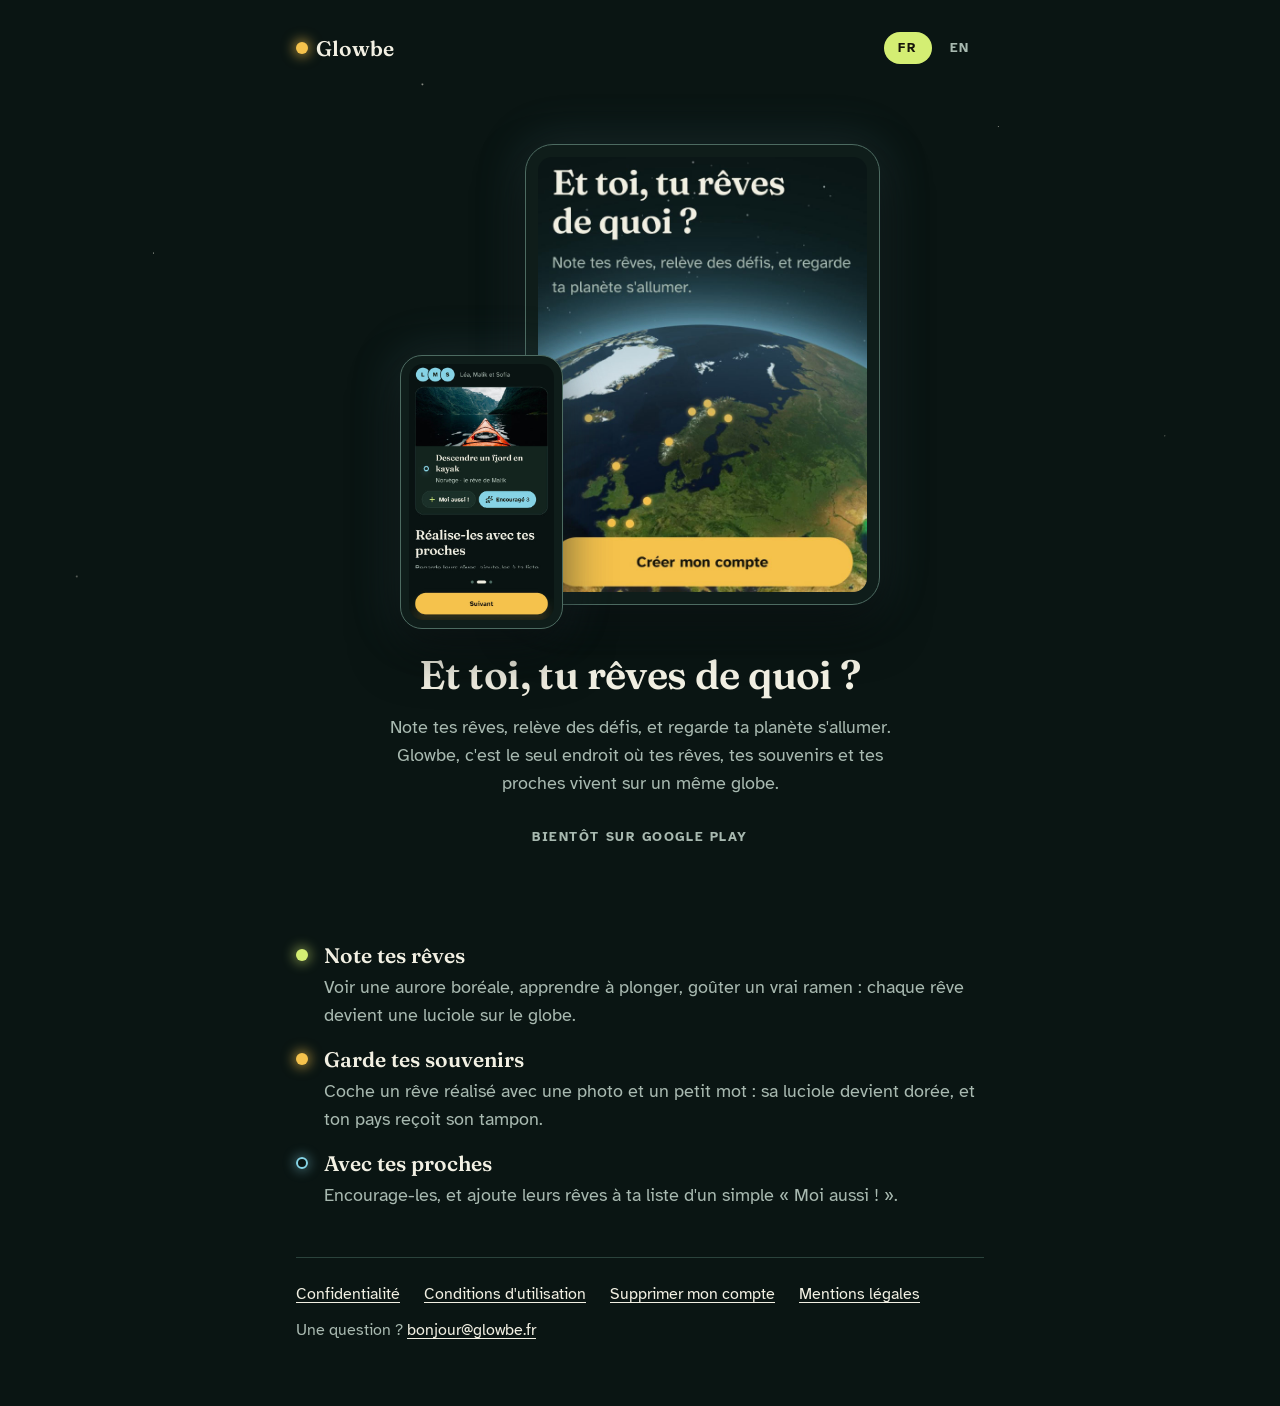
<file: index.html>
<!doctype html>
<html lang="fr">
<head>
  <meta charset="utf-8">
  <meta name="viewport" content="width=device-width, initial-scale=1">
  <title>Glowbe – Bucket list &amp; défis</title>
  <meta name="description" content="Glowbe, l'app de bucket list où tes rêves, tes souvenirs et tes proches vivent sur un même globe.">
  <link rel="icon" href="data:image/svg+xml,%3Csvg xmlns='http://www.w3.org/2000/svg' viewBox='0 0 32 32'%3E%3Crect width='32' height='32' rx='8' fill='%230A1513'/%3E%3Ccircle cx='16' cy='16' r='7' fill='%23F5C24C'/%3E%3C/svg%3E">
  <link rel="alternate" hreflang="fr" href="https://glowbe.fr/">
  <link rel="alternate" hreflang="en" href="https://glowbe.fr/en/">
  <link rel="stylesheet" href="style.css">
</head>
<body>
  <div class="wrap">
    <header class="top">
      <a class="brand" href="./"><span class="firefly" aria-hidden="true"></span>Glowbe</a>
      <nav class="lang" aria-label="Langue"><a href="./" aria-current="true">FR</a><a href="en/" lang="en" hreflang="en">EN</a></nav>
    </header>

    <main class="hero">
      <!-- Une tablette et un téléphone devant, avec de vraies captures de l'app (21/10/2026). -->
      <div class="devices">
        <div class="device tablet">
          <img src="img/accueil.jpg" width="720" height="952" alt="L'écran d'accueil de Glowbe : un globe satellite où brillent des lucioles dorées, sous la question « Et toi, tu rêves de quoi ? »">
        </div>
        <div class="device phone">
          <img src="img/amis.jpg" width="450" height="795" alt="Le rêve d'un proche dans Glowbe : descendre un fjord en kayak, avec les boutons « Moi aussi ! » et « Encouragé »">
        </div>
      </div>
      <h1>Et toi, tu rêves de quoi&nbsp;?</h1>
      <p class="lead">Note tes rêves, relève des défis, et regarde ta planète s'allumer. Glowbe, c'est le seul endroit où tes rêves, tes souvenirs et tes proches vivent sur un même globe.</p>
      <p class="label">Bientôt sur Google Play</p>
    </main>

    <section class="features" aria-label="Ce que fait Glowbe">
      <div class="feature">
        <span class="firefly todo" aria-hidden="true"></span>
        <div><h3>Note tes rêves</h3><p>Voir une aurore boréale, apprendre à plonger, goûter un vrai ramen&nbsp;: chaque rêve devient une luciole sur le globe.</p></div>
      </div>
      <div class="feature">
        <span class="firefly" aria-hidden="true"></span>
        <div><h3>Garde tes souvenirs</h3><p>Coche un rêve réalisé avec une photo et un petit mot&nbsp;: sa luciole devient dorée, et ton pays reçoit son tampon.</p></div>
      </div>
      <div class="feature">
        <span class="firefly friend" aria-hidden="true"></span>
        <div><h3>Avec tes proches</h3><p>Encourage-les, et ajoute leurs rêves à ta liste d'un simple «&nbsp;Moi aussi&nbsp;!&nbsp;».</p></div>
      </div>
    </section>

    <footer class="foot">
      <nav aria-label="Informations">
        <a href="confidentialite/">Confidentialité</a>
        <a href="conditions/">Conditions d'utilisation</a>
        <a href="supprimer-mon-compte/">Supprimer mon compte</a>
        <a href="mentions-legales/">Mentions légales</a>
      </nav>
      <p>Une question&nbsp;? <a href="mailto:bonjour@glowbe.fr">bonjour@glowbe.fr</a></p>
    </footer>
  </div>
</body>
</html>
</file>
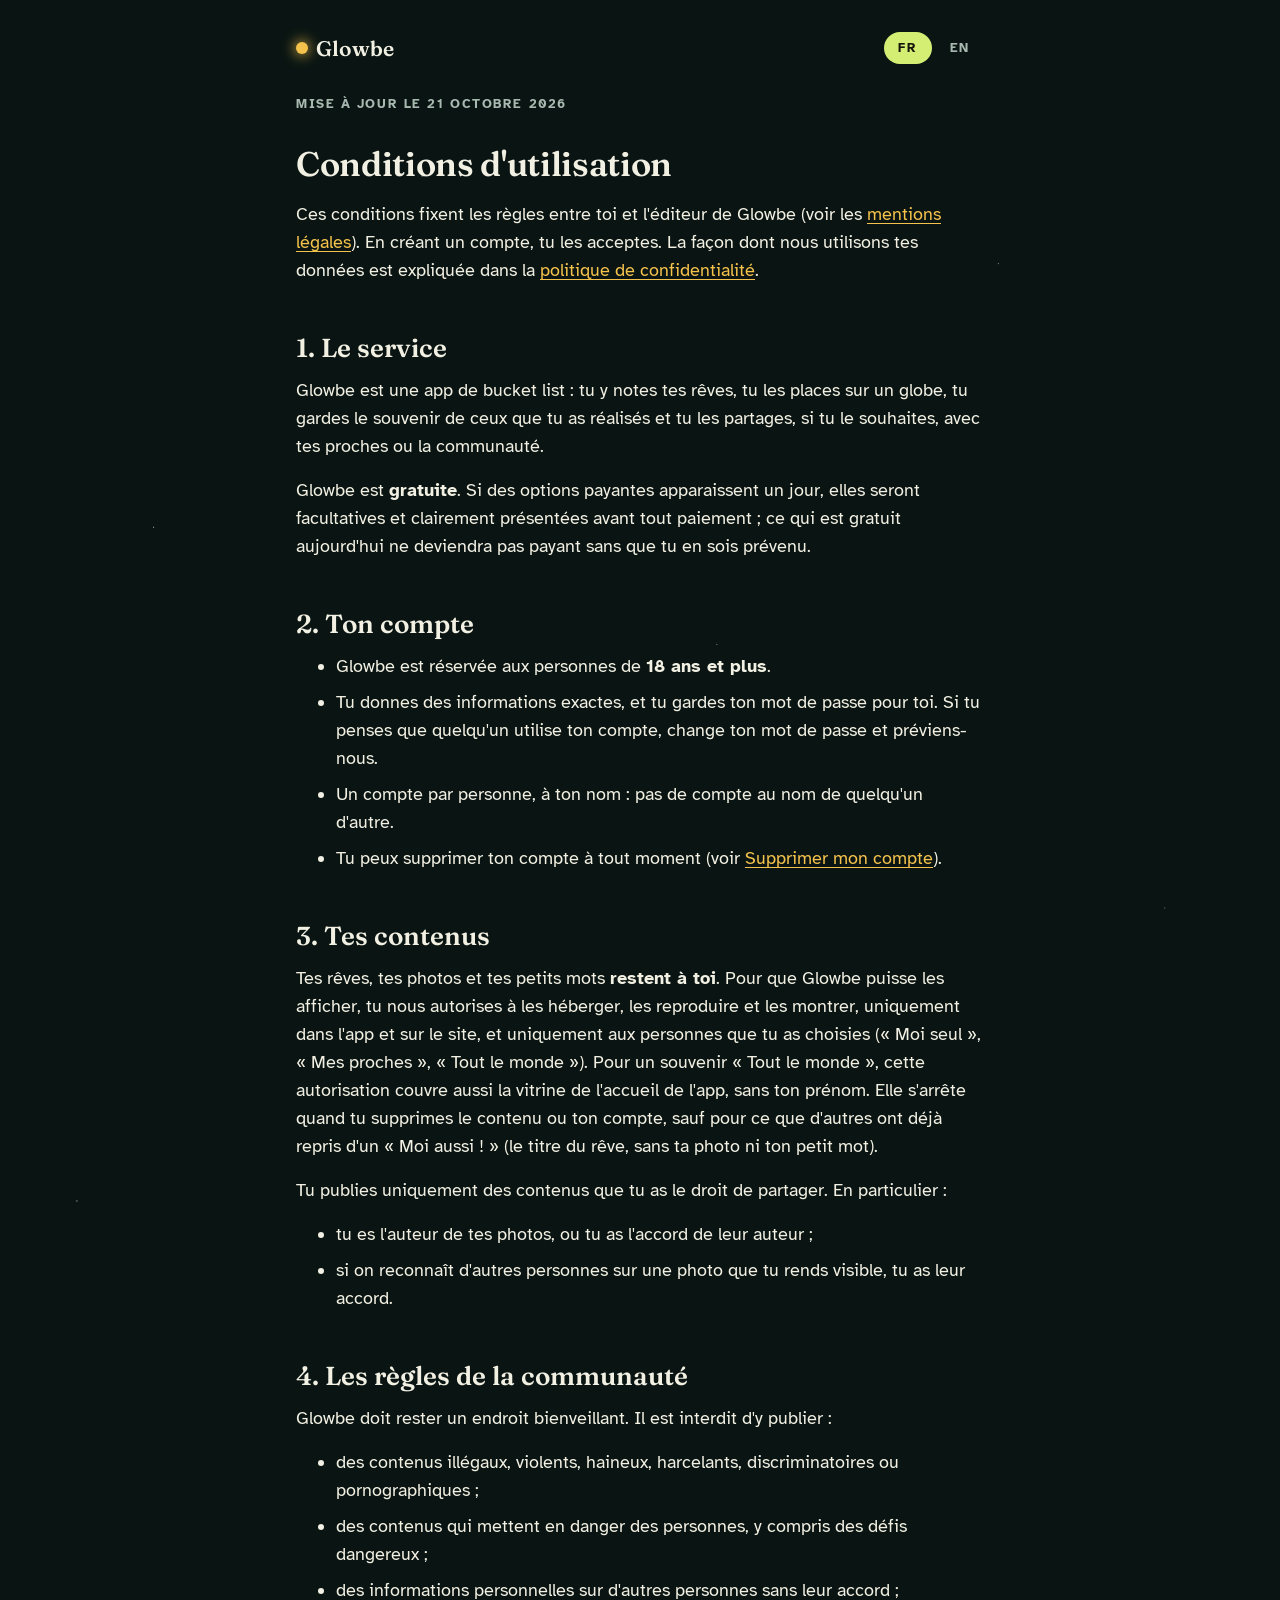
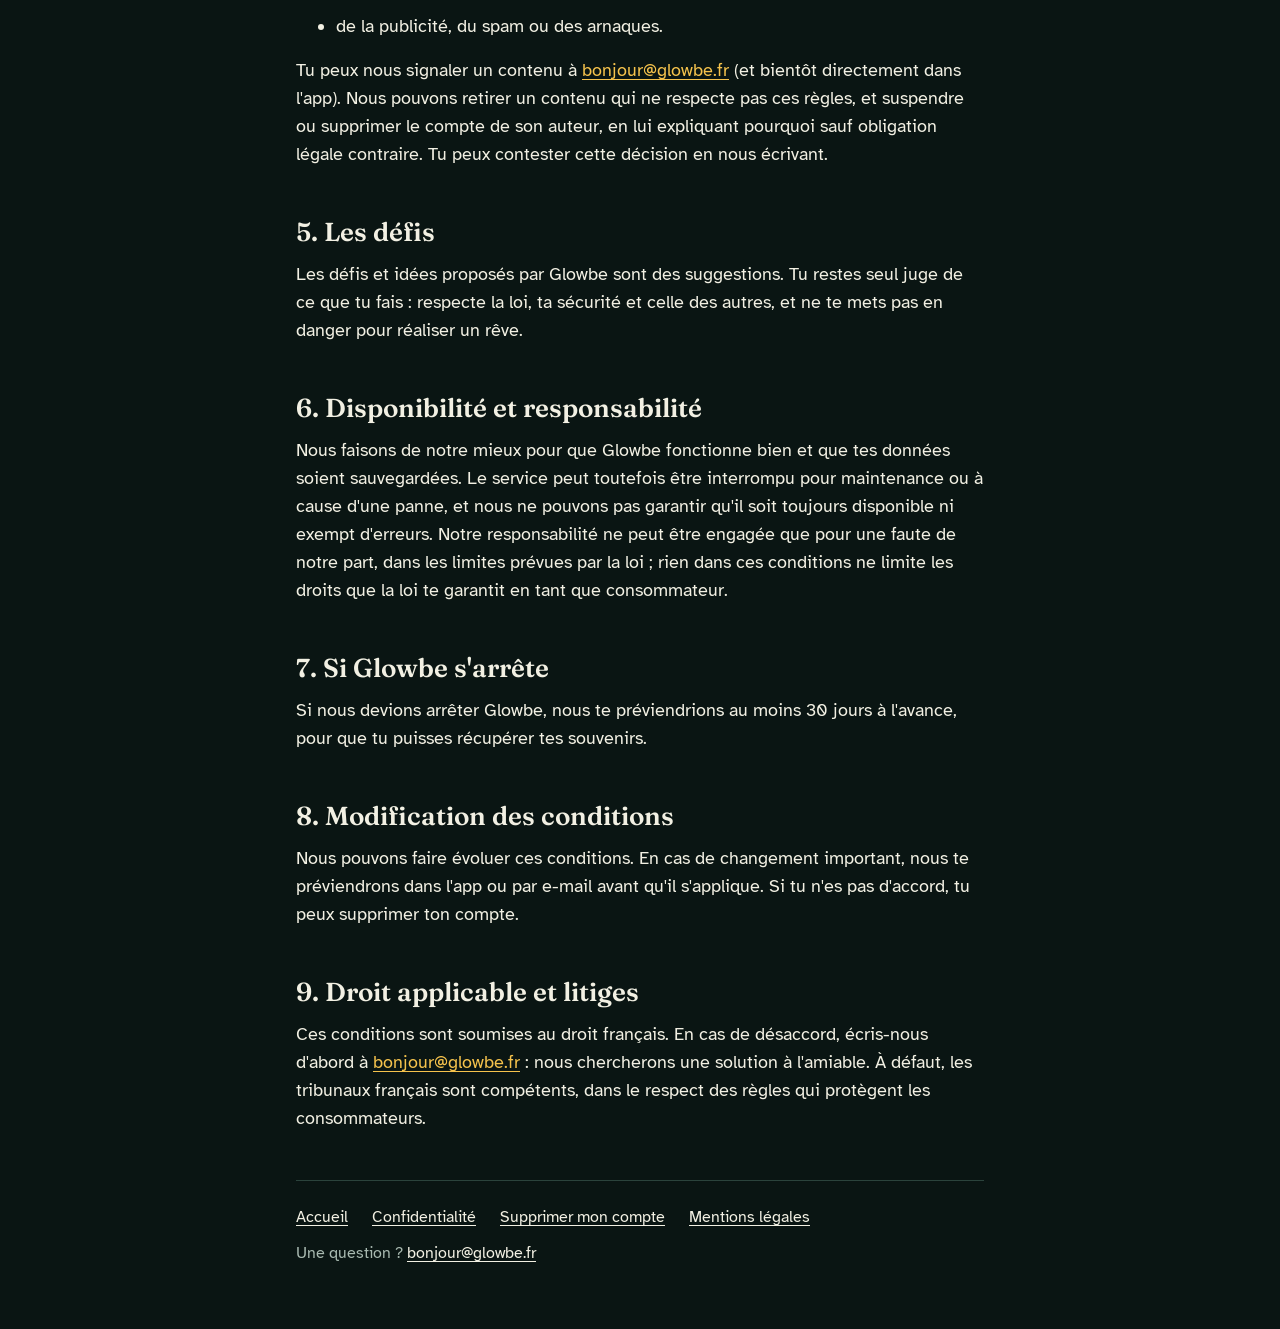
<file: conditions/index.html>
<!doctype html>
<html lang="fr">
<head>
  <meta charset="utf-8">
  <meta name="viewport" content="width=device-width, initial-scale=1">
  <title>Conditions d'utilisation – Glowbe</title>
  <meta name="description" content="Les règles d'utilisation de l'app Glowbe.">
  <link rel="icon" href="data:image/svg+xml,%3Csvg xmlns='http://www.w3.org/2000/svg' viewBox='0 0 32 32'%3E%3Crect width='32' height='32' rx='8' fill='%230A1513'/%3E%3Ccircle cx='16' cy='16' r='7' fill='%23F5C24C'/%3E%3C/svg%3E">
  <link rel="alternate" hreflang="fr" href="https://glowbe.fr/conditions/">
  <link rel="alternate" hreflang="en" href="https://glowbe.fr/en/terms/">
  <link rel="stylesheet" href="../style.css">
</head>
<body>
  <div class="wrap">
    <header class="top">
      <a class="brand" href="../"><span class="firefly" aria-hidden="true"></span>Glowbe</a>
      <nav class="lang" aria-label="Langue"><a href="./" aria-current="true">FR</a><a href="../en/terms/" lang="en" hreflang="en">EN</a></nav>
    </header>

    <main>
      <p class="label">Mise à jour le 21 octobre 2026</p>
      <h1>Conditions d'utilisation</h1>
      <p>Ces conditions fixent les règles entre toi et l'éditeur de Glowbe (voir les <a href="../mentions-legales/">mentions légales</a>). En créant un compte, tu les acceptes. La façon dont nous utilisons tes données est expliquée dans la <a href="../confidentialite/">politique de confidentialité</a>.</p>

      <h2>1. Le service</h2>
      <p>Glowbe est une app de bucket list&nbsp;: tu y notes tes rêves, tu les places sur un globe, tu gardes le souvenir de ceux que tu as réalisés et tu les partages, si tu le souhaites, avec tes proches ou la communauté.</p>
      <p>Glowbe est <strong>gratuite</strong>. Si des options payantes apparaissent un jour, elles seront facultatives et clairement présentées avant tout paiement&nbsp;; ce qui est gratuit aujourd'hui ne deviendra pas payant sans que tu en sois prévenu.</p>

      <h2>2. Ton compte</h2>
      <ul>
        <li>Glowbe est réservée aux personnes de <strong>18 ans et plus</strong>.</li>
        <li>Tu donnes des informations exactes, et tu gardes ton mot de passe pour toi. Si tu penses que quelqu'un utilise ton compte, change ton mot de passe et préviens-nous.</li>
        <li>Un compte par personne, à ton nom&nbsp;: pas de compte au nom de quelqu'un d'autre.</li>
        <li>Tu peux supprimer ton compte à tout moment (voir <a href="../supprimer-mon-compte/">Supprimer mon compte</a>).</li>
      </ul>

      <h2>3. Tes contenus</h2>
      <p>Tes rêves, tes photos et tes petits mots <strong>restent à toi</strong>. Pour que Glowbe puisse les afficher, tu nous autorises à les héberger, les reproduire et les montrer, uniquement dans l'app et sur le site, et uniquement aux personnes que tu as choisies («&nbsp;Moi seul&nbsp;», «&nbsp;Mes proches&nbsp;», «&nbsp;Tout le monde&nbsp;»). Pour un souvenir «&nbsp;Tout le monde&nbsp;», cette autorisation couvre aussi la vitrine de l'accueil de l'app, sans ton prénom. Elle s'arrête quand tu supprimes le contenu ou ton compte, sauf pour ce que d'autres ont déjà repris d'un «&nbsp;Moi aussi&nbsp;!&nbsp;» (le titre du rêve, sans ta photo ni ton petit mot).</p>
      <p>Tu publies uniquement des contenus que tu as le droit de partager. En particulier&nbsp;:</p>
      <ul>
        <li>tu es l'auteur de tes photos, ou tu as l'accord de leur auteur&nbsp;;</li>
        <li>si on reconnaît d'autres personnes sur une photo que tu rends visible, tu as leur accord.</li>
      </ul>

      <h2>4. Les règles de la communauté</h2>
      <p>Glowbe doit rester un endroit bienveillant. Il est interdit d'y publier&nbsp;:</p>
      <ul>
        <li>des contenus illégaux, violents, haineux, harcelants, discriminatoires ou pornographiques&nbsp;;</li>
        <li>des contenus qui mettent en danger des personnes, y compris des défis dangereux&nbsp;;</li>
        <li>des informations personnelles sur d'autres personnes sans leur accord&nbsp;;</li>
        <li>de la publicité, du spam ou des arnaques.</li>
      </ul>
      <p>Tu peux nous signaler un contenu à <a href="mailto:bonjour@glowbe.fr">bonjour@glowbe.fr</a> (et bientôt directement dans l'app). Nous pouvons retirer un contenu qui ne respecte pas ces règles, et suspendre ou supprimer le compte de son auteur, en lui expliquant pourquoi sauf obligation légale contraire. Tu peux contester cette décision en nous écrivant.</p>

      <h2>5. Les défis</h2>
      <p>Les défis et idées proposés par Glowbe sont des suggestions. Tu restes seul juge de ce que tu fais&nbsp;: respecte la loi, ta sécurité et celle des autres, et ne te mets pas en danger pour réaliser un rêve.</p>

      <h2>6. Disponibilité et responsabilité</h2>
      <p>Nous faisons de notre mieux pour que Glowbe fonctionne bien et que tes données soient sauvegardées. Le service peut toutefois être interrompu pour maintenance ou à cause d'une panne, et nous ne pouvons pas garantir qu'il soit toujours disponible ni exempt d'erreurs. Notre responsabilité ne peut être engagée que pour une faute de notre part, dans les limites prévues par la loi&nbsp;; rien dans ces conditions ne limite les droits que la loi te garantit en tant que consommateur.</p>

      <h2>7. Si Glowbe s'arrête</h2>
      <p>Si nous devions arrêter Glowbe, nous te préviendrions au moins 30 jours à l'avance, pour que tu puisses récupérer tes souvenirs.</p>

      <h2>8. Modification des conditions</h2>
      <p>Nous pouvons faire évoluer ces conditions. En cas de changement important, nous te préviendrons dans l'app ou par e-mail avant qu'il s'applique. Si tu n'es pas d'accord, tu peux supprimer ton compte.</p>

      <h2>9. Droit applicable et litiges</h2>
      <p>Ces conditions sont soumises au droit français. En cas de désaccord, écris-nous d'abord à <a href="mailto:bonjour@glowbe.fr">bonjour@glowbe.fr</a>&nbsp;: nous chercherons une solution à l'amiable. À défaut, les tribunaux français sont compétents, dans le respect des règles qui protègent les consommateurs.</p>
    </main>

    <footer class="foot">
      <nav aria-label="Informations">
        <a href="../">Accueil</a>
        <a href="../confidentialite/">Confidentialité</a>
        <a href="../supprimer-mon-compte/">Supprimer mon compte</a>
        <a href="../mentions-legales/">Mentions légales</a>
      </nav>
      <p>Une question&nbsp;? <a href="mailto:bonjour@glowbe.fr">bonjour@glowbe.fr</a></p>
    </footer>
  </div>
</body>
</html>
</file>
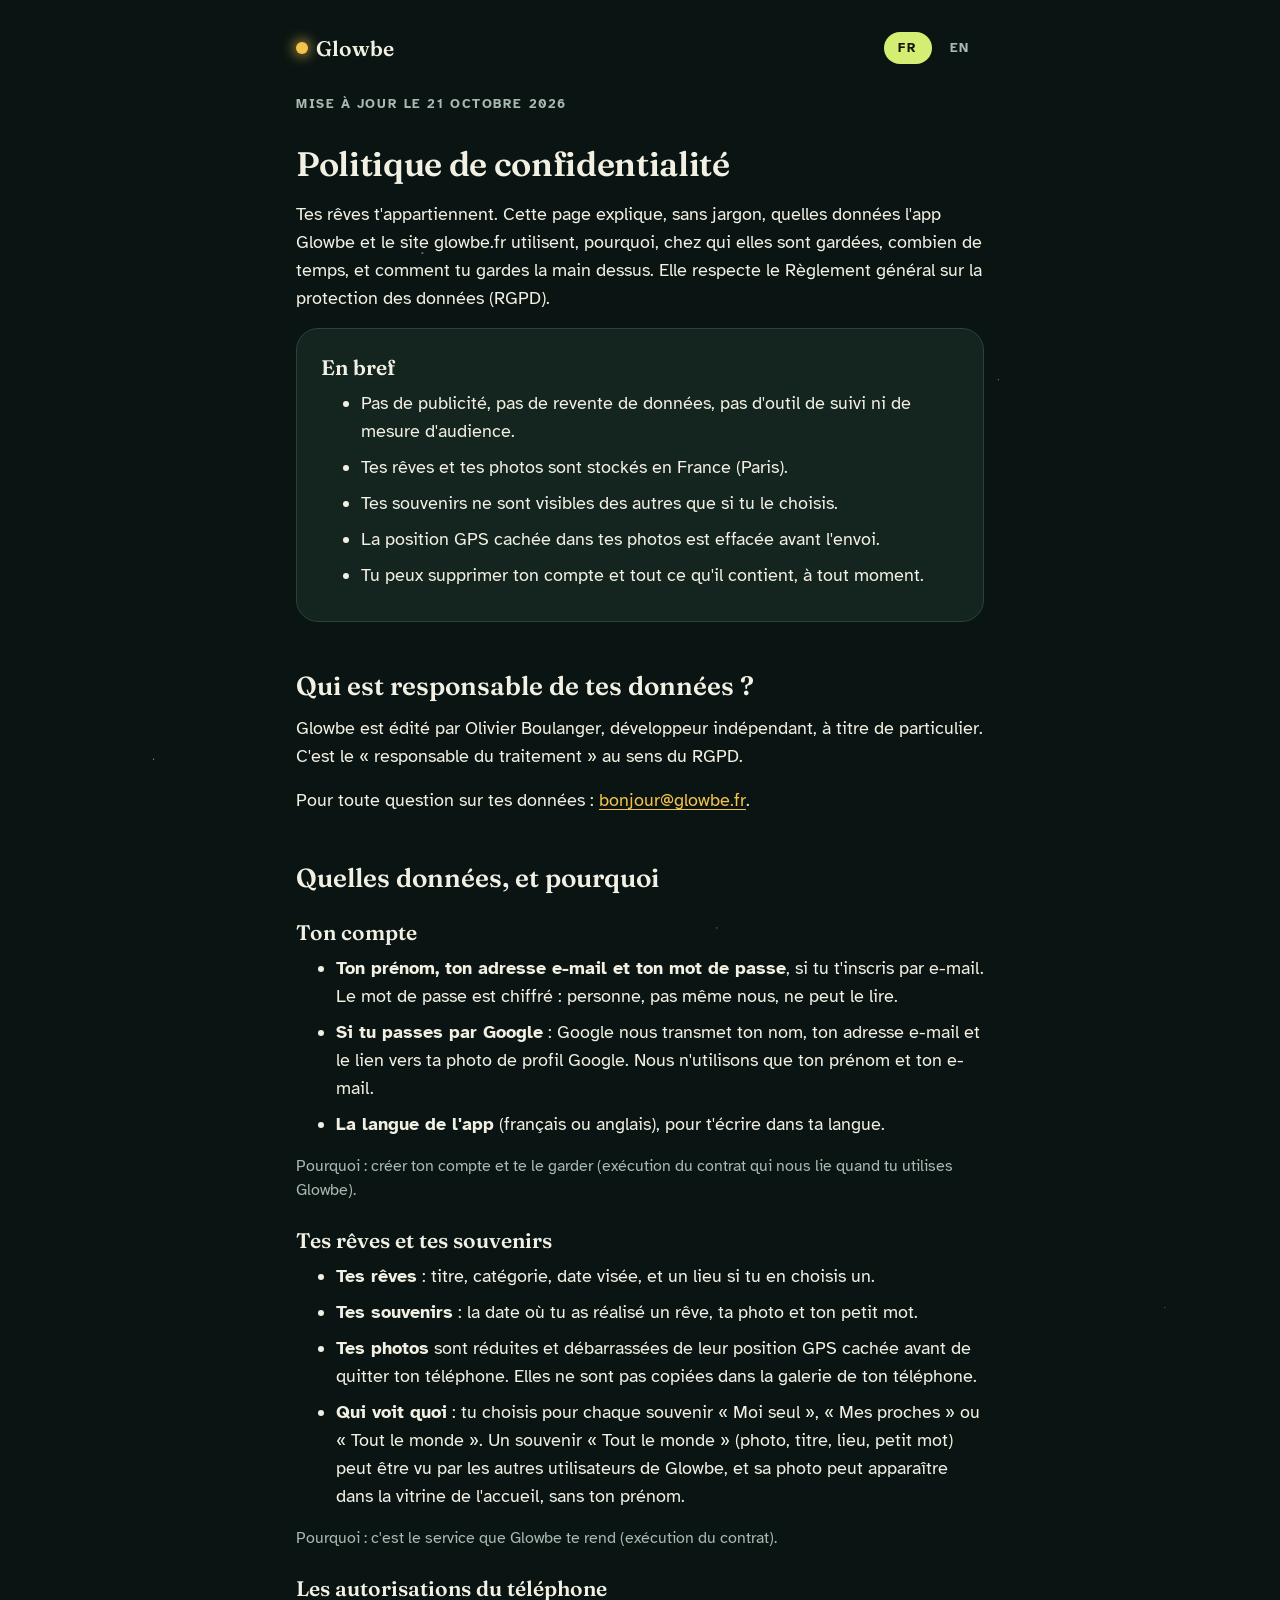
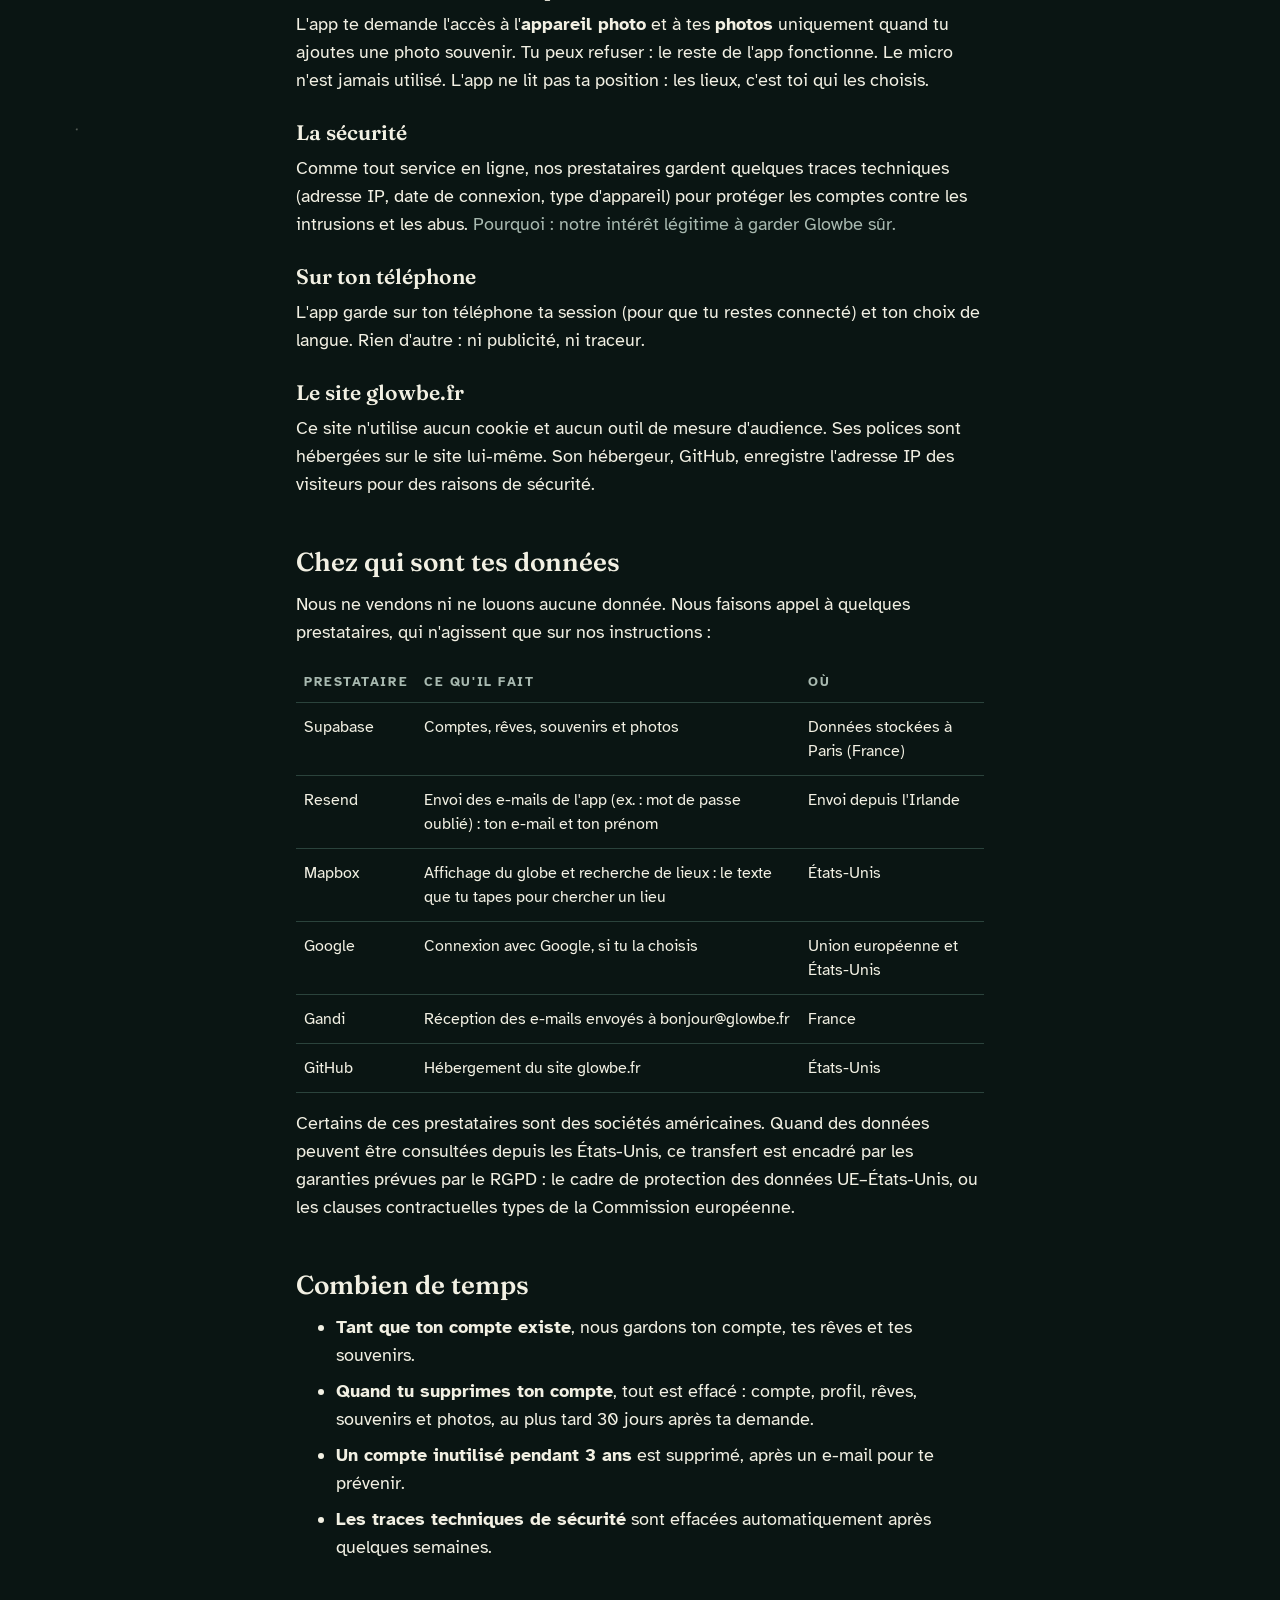
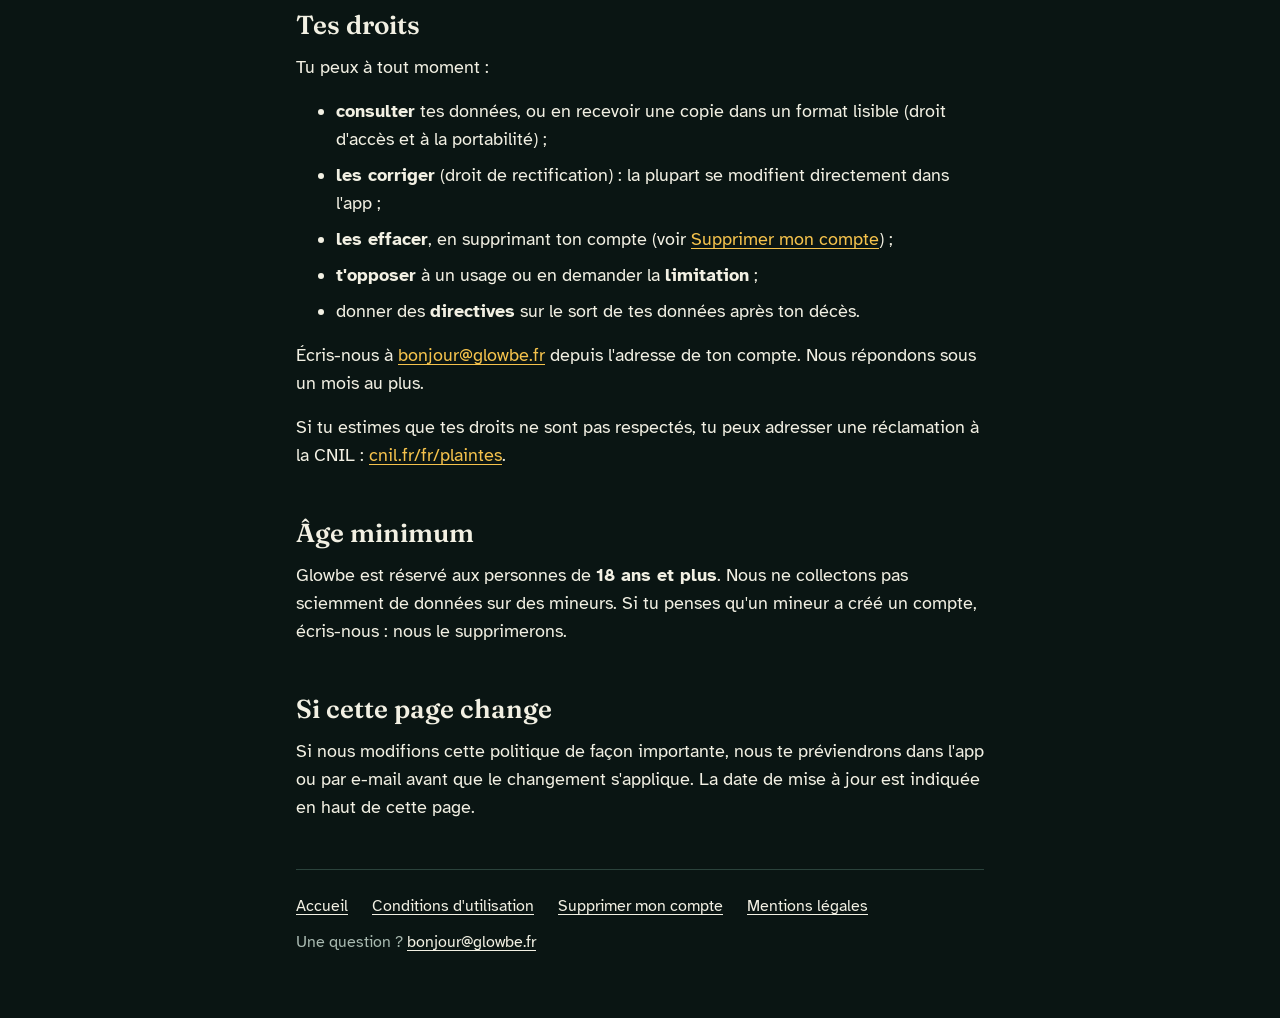
<file: confidentialite/index.html>
<!doctype html>
<html lang="fr">
<head>
  <meta charset="utf-8">
  <meta name="viewport" content="width=device-width, initial-scale=1">
  <title>Politique de confidentialité – Glowbe</title>
  <meta name="description" content="Quelles données Glowbe garde, pourquoi, chez qui, combien de temps, et comment exercer tes droits.">
  <link rel="icon" href="data:image/svg+xml,%3Csvg xmlns='http://www.w3.org/2000/svg' viewBox='0 0 32 32'%3E%3Crect width='32' height='32' rx='8' fill='%230A1513'/%3E%3Ccircle cx='16' cy='16' r='7' fill='%23F5C24C'/%3E%3C/svg%3E">
  <link rel="alternate" hreflang="fr" href="https://glowbe.fr/confidentialite/">
  <link rel="alternate" hreflang="en" href="https://glowbe.fr/en/privacy/">
  <link rel="stylesheet" href="../style.css">
</head>
<body>
  <div class="wrap">
    <header class="top">
      <a class="brand" href="../"><span class="firefly" aria-hidden="true"></span>Glowbe</a>
      <nav class="lang" aria-label="Langue"><a href="./" aria-current="true">FR</a><a href="../en/privacy/" lang="en" hreflang="en">EN</a></nav>
    </header>

    <main>
      <p class="label">Mise à jour le 21 octobre 2026</p>
      <h1>Politique de confidentialité</h1>
      <p>Tes rêves t'appartiennent. Cette page explique, sans jargon, quelles données l'app Glowbe et le site glowbe.fr utilisent, pourquoi, chez qui elles sont gardées, combien de temps, et comment tu gardes la main dessus. Elle respecte le Règlement général sur la protection des données (RGPD).</p>

      <div class="card">
        <h3>En bref</h3>
        <ul>
          <li>Pas de publicité, pas de revente de données, pas d'outil de suivi ni de mesure d'audience.</li>
          <li>Tes rêves et tes photos sont stockés en France (Paris).</li>
          <li>Tes souvenirs ne sont visibles des autres que si tu le choisis.</li>
          <li>La position GPS cachée dans tes photos est effacée avant l'envoi.</li>
          <li>Tu peux supprimer ton compte et tout ce qu'il contient, à tout moment.</li>
        </ul>
      </div>

      <h2>Qui est responsable de tes données&nbsp;?</h2>
      <p>Glowbe est édité par Olivier Boulanger, développeur indépendant, à titre de particulier. C'est le «&nbsp;responsable du traitement&nbsp;» au sens du RGPD.</p>
      <p>Pour toute question sur tes données&nbsp;: <a href="mailto:bonjour@glowbe.fr">bonjour@glowbe.fr</a>.</p>

      <h2>Quelles données, et pourquoi</h2>

      <h3>Ton compte</h3>
      <ul>
        <li><strong>Ton prénom, ton adresse e-mail et ton mot de passe</strong>, si tu t'inscris par e-mail. Le mot de passe est chiffré&nbsp;: personne, pas même nous, ne peut le lire.</li>
        <li><strong>Si tu passes par Google</strong>&nbsp;: Google nous transmet ton nom, ton adresse e-mail et le lien vers ta photo de profil Google. Nous n'utilisons que ton prénom et ton e-mail.</li>
        <li><strong>La langue de l'app</strong> (français ou anglais), pour t'écrire dans ta langue.</li>
      </ul>
      <p class="muted small">Pourquoi&nbsp;: créer ton compte et te le garder (exécution du contrat qui nous lie quand tu utilises Glowbe).</p>

      <h3>Tes rêves et tes souvenirs</h3>
      <ul>
        <li><strong>Tes rêves</strong>&nbsp;: titre, catégorie, date visée, et un lieu si tu en choisis un.</li>
        <li><strong>Tes souvenirs</strong>&nbsp;: la date où tu as réalisé un rêve, ta photo et ton petit mot.</li>
        <li><strong>Tes photos</strong> sont réduites et débarrassées de leur position GPS cachée avant de quitter ton téléphone. Elles ne sont pas copiées dans la galerie de ton téléphone.</li>
        <li><strong>Qui voit quoi</strong>&nbsp;: tu choisis pour chaque souvenir «&nbsp;Moi seul&nbsp;», «&nbsp;Mes proches&nbsp;» ou «&nbsp;Tout le monde&nbsp;». Un souvenir «&nbsp;Tout le monde&nbsp;» (photo, titre, lieu, petit mot) peut être vu par les autres utilisateurs de Glowbe, et sa photo peut apparaître dans la vitrine de l'accueil, sans ton prénom.</li>
      </ul>
      <p class="muted small">Pourquoi&nbsp;: c'est le service que Glowbe te rend (exécution du contrat).</p>

      <h3>Les autorisations du téléphone</h3>
      <p>L'app te demande l'accès à l'<strong>appareil photo</strong> et à tes <strong>photos</strong> uniquement quand tu ajoutes une photo souvenir. Tu peux refuser&nbsp;: le reste de l'app fonctionne. Le micro n'est jamais utilisé. L'app ne lit pas ta position&nbsp;: les lieux, c'est toi qui les choisis.</p>

      <h3>La sécurité</h3>
      <p>Comme tout service en ligne, nos prestataires gardent quelques traces techniques (adresse IP, date de connexion, type d'appareil) pour protéger les comptes contre les intrusions et les abus. <span class="muted">Pourquoi&nbsp;: notre intérêt légitime à garder Glowbe sûr.</span></p>

      <h3>Sur ton téléphone</h3>
      <p>L'app garde sur ton téléphone ta session (pour que tu restes connecté) et ton choix de langue. Rien d'autre&nbsp;: ni publicité, ni traceur.</p>

      <h3>Le site glowbe.fr</h3>
      <p>Ce site n'utilise aucun cookie et aucun outil de mesure d'audience. Ses polices sont hébergées sur le site lui-même. Son hébergeur, GitHub, enregistre l'adresse IP des visiteurs pour des raisons de sécurité.</p>

      <h2>Chez qui sont tes données</h2>
      <p>Nous ne vendons ni ne louons aucune donnée. Nous faisons appel à quelques prestataires, qui n'agissent que sur nos instructions&nbsp;:</p>
      <table class="table">
        <thead><tr><th>Prestataire</th><th>Ce qu'il fait</th><th>Où</th></tr></thead>
        <tbody>
          <tr><td>Supabase</td><td>Comptes, rêves, souvenirs et photos</td><td>Données stockées à Paris (France)</td></tr>
          <tr><td>Resend</td><td>Envoi des e-mails de l'app (ex.&nbsp;: mot de passe oublié)&nbsp;: ton e-mail et ton prénom</td><td>Envoi depuis l'Irlande</td></tr>
          <tr><td>Mapbox</td><td>Affichage du globe et recherche de lieux&nbsp;: le texte que tu tapes pour chercher un lieu</td><td>États-Unis</td></tr>
          <tr><td>Google</td><td>Connexion avec Google, si tu la choisis</td><td>Union européenne et États-Unis</td></tr>
          <tr><td>Gandi</td><td>Réception des e-mails envoyés à bonjour@glowbe.fr</td><td>France</td></tr>
          <tr><td>GitHub</td><td>Hébergement du site glowbe.fr</td><td>États-Unis</td></tr>
        </tbody>
      </table>
      <p>Certains de ces prestataires sont des sociétés américaines. Quand des données peuvent être consultées depuis les États-Unis, ce transfert est encadré par les garanties prévues par le RGPD&nbsp;: le cadre de protection des données UE–États-Unis, ou les clauses contractuelles types de la Commission européenne.</p>

      <h2>Combien de temps</h2>
      <ul>
        <li><strong>Tant que ton compte existe</strong>, nous gardons ton compte, tes rêves et tes souvenirs.</li>
        <li><strong>Quand tu supprimes ton compte</strong>, tout est effacé&nbsp;: compte, profil, rêves, souvenirs et photos, au plus tard 30 jours après ta demande.</li>
        <li><strong>Un compte inutilisé pendant 3 ans</strong> est supprimé, après un e-mail pour te prévenir.</li>
        <li><strong>Les traces techniques de sécurité</strong> sont effacées automatiquement après quelques semaines.</li>
      </ul>

      <h2>Tes droits</h2>
      <p>Tu peux à tout moment&nbsp;:</p>
      <ul>
        <li><strong>consulter</strong> tes données, ou en recevoir une copie dans un format lisible (droit d'accès et à la portabilité)&nbsp;;</li>
        <li><strong>les corriger</strong> (droit de rectification)&nbsp;: la plupart se modifient directement dans l'app&nbsp;;</li>
        <li><strong>les effacer</strong>, en supprimant ton compte (voir <a href="../supprimer-mon-compte/">Supprimer mon compte</a>)&nbsp;;</li>
        <li><strong>t'opposer</strong> à un usage ou en demander la <strong>limitation</strong>&nbsp;;</li>
        <li>donner des <strong>directives</strong> sur le sort de tes données après ton décès.</li>
      </ul>
      <p>Écris-nous à <a href="mailto:bonjour@glowbe.fr">bonjour@glowbe.fr</a> depuis l'adresse de ton compte. Nous répondons sous un mois au plus.</p>
      <p>Si tu estimes que tes droits ne sont pas respectés, tu peux adresser une réclamation à la CNIL&nbsp;: <a href="https://www.cnil.fr/fr/plaintes">cnil.fr/fr/plaintes</a>.</p>

      <h2>Âge minimum</h2>
      <p>Glowbe est réservé aux personnes de <strong>18 ans et plus</strong>. Nous ne collectons pas sciemment de données sur des mineurs. Si tu penses qu'un mineur a créé un compte, écris-nous&nbsp;: nous le supprimerons.</p>

      <h2>Si cette page change</h2>
      <p>Si nous modifions cette politique de façon importante, nous te préviendrons dans l'app ou par e-mail avant que le changement s'applique. La date de mise à jour est indiquée en haut de cette page.</p>
    </main>

    <footer class="foot">
      <nav aria-label="Informations">
        <a href="../">Accueil</a>
        <a href="../conditions/">Conditions d'utilisation</a>
        <a href="../supprimer-mon-compte/">Supprimer mon compte</a>
        <a href="../mentions-legales/">Mentions légales</a>
      </nav>
      <p>Une question&nbsp;? <a href="mailto:bonjour@glowbe.fr">bonjour@glowbe.fr</a></p>
    </footer>
  </div>
</body>
</html>
</file>
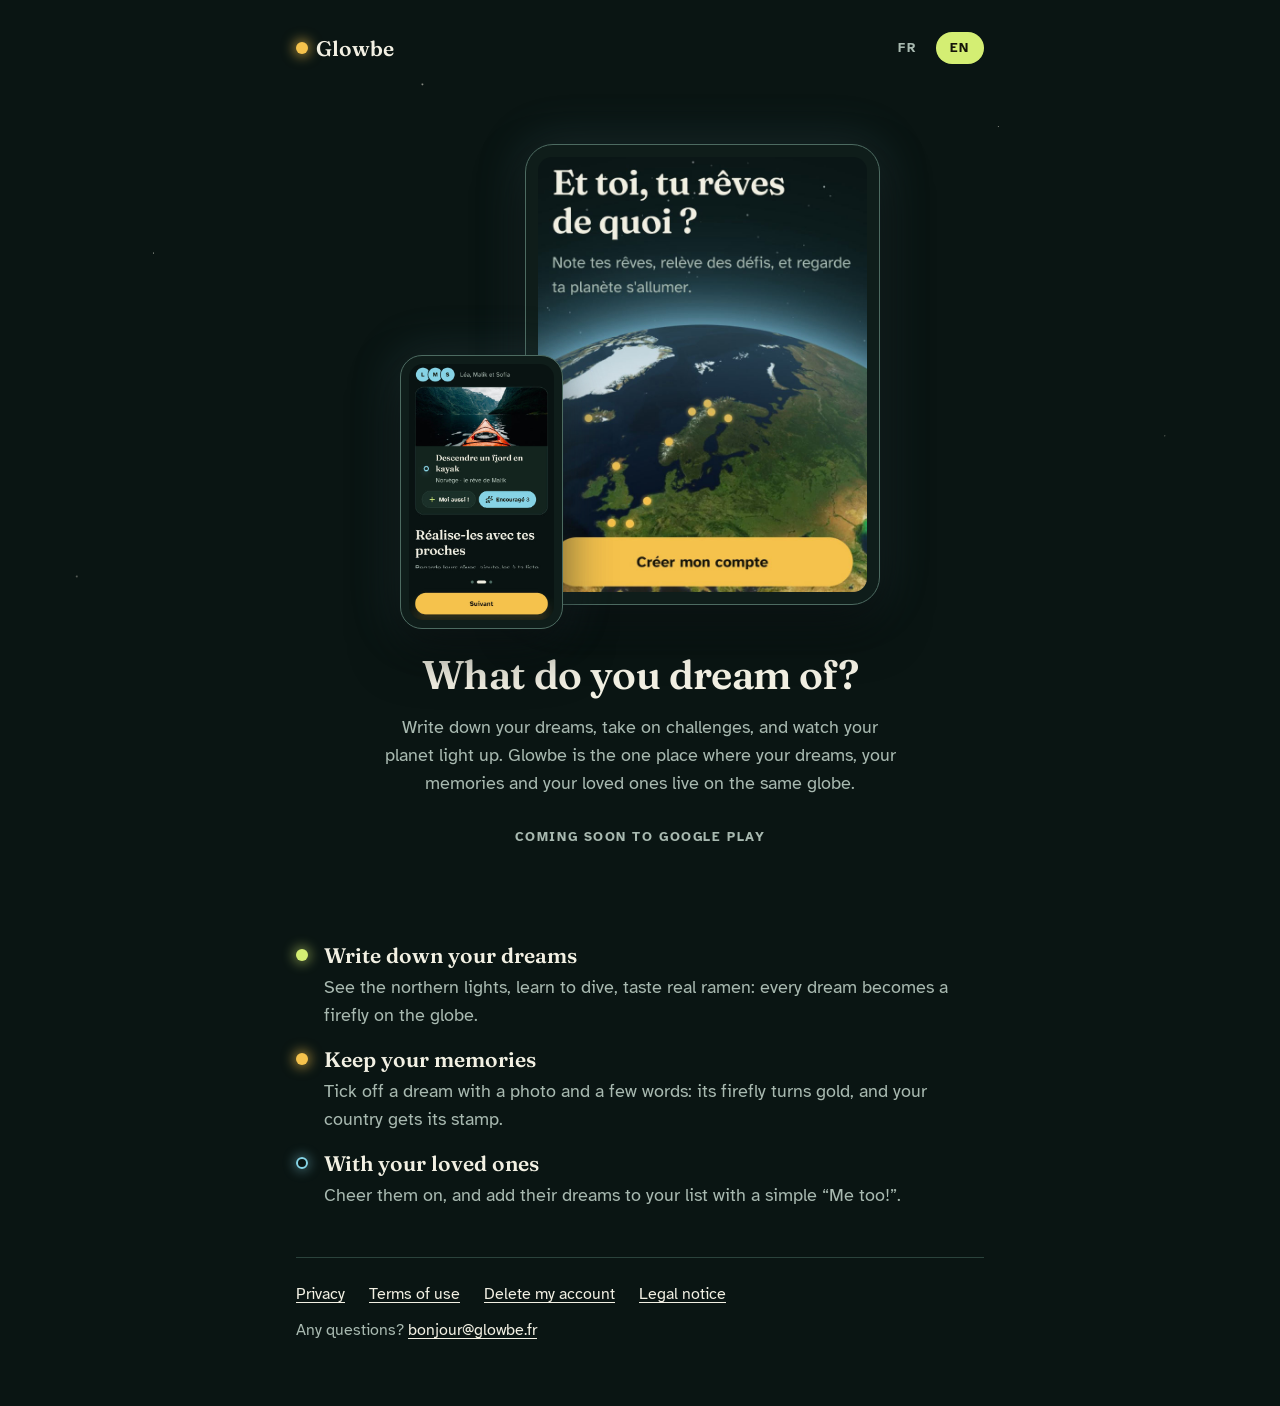
<file: en/index.html>
<!doctype html>
<html lang="en">
<head>
  <meta charset="utf-8">
  <meta name="viewport" content="width=device-width, initial-scale=1">
  <title>Glowbe – Bucket list &amp; challenges</title>
  <meta name="description" content="Glowbe, the bucket list app where your dreams, your memories and your loved ones live on the same globe.">
  <link rel="icon" href="data:image/svg+xml,%3Csvg xmlns='http://www.w3.org/2000/svg' viewBox='0 0 32 32'%3E%3Crect width='32' height='32' rx='8' fill='%230A1513'/%3E%3Ccircle cx='16' cy='16' r='7' fill='%23F5C24C'/%3E%3C/svg%3E">
  <link rel="alternate" hreflang="fr" href="https://glowbe.fr/">
  <link rel="alternate" hreflang="en" href="https://glowbe.fr/en/">
  <link rel="stylesheet" href="../style.css">
</head>
<body>
  <div class="wrap">
    <header class="top">
      <a class="brand" href="./"><span class="firefly" aria-hidden="true"></span>Glowbe</a>
      <nav class="lang" aria-label="Language"><a href="../" lang="fr" hreflang="fr">FR</a><a href="./" aria-current="true">EN</a></nav>
    </header>

    <main class="hero">
      <div class="devices">
        <div class="device tablet">
          <img src="../img/accueil.jpg" width="720" height="952" alt="Glowbe's home screen: a satellite globe dotted with golden fireflies, under the question “What do you dream of?”">
        </div>
        <div class="device phone">
          <img src="../img/amis.jpg" width="450" height="795" alt="A friend's dream in Glowbe: paddling down a fjord by kayak, with the “Me too!” and “Cheered” buttons">
        </div>
      </div>
      <h1>What do you dream of?</h1>
      <p class="lead">Write down your dreams, take on challenges, and watch your planet light up. Glowbe is the one place where your dreams, your memories and your loved ones live on the same globe.</p>
      <p class="label">Coming soon to Google Play</p>
    </main>

    <section class="features" aria-label="What Glowbe does">
      <div class="feature">
        <span class="firefly todo" aria-hidden="true"></span>
        <div><h3>Write down your dreams</h3><p>See the northern lights, learn to dive, taste real ramen: every dream becomes a firefly on the globe.</p></div>
      </div>
      <div class="feature">
        <span class="firefly" aria-hidden="true"></span>
        <div><h3>Keep your memories</h3><p>Tick off a dream with a photo and a few words: its firefly turns gold, and your country gets its stamp.</p></div>
      </div>
      <div class="feature">
        <span class="firefly friend" aria-hidden="true"></span>
        <div><h3>With your loved ones</h3><p>Cheer them on, and add their dreams to your list with a simple “Me too!”.</p></div>
      </div>
    </section>

    <footer class="foot">
      <nav aria-label="Information">
        <a href="privacy/">Privacy</a>
        <a href="terms/">Terms of use</a>
        <a href="delete-account/">Delete my account</a>
        <a href="legal/">Legal notice</a>
      </nav>
      <p>Any questions? <a href="mailto:bonjour@glowbe.fr">bonjour@glowbe.fr</a></p>
    </footer>
  </div>
</body>
</html>
</file>
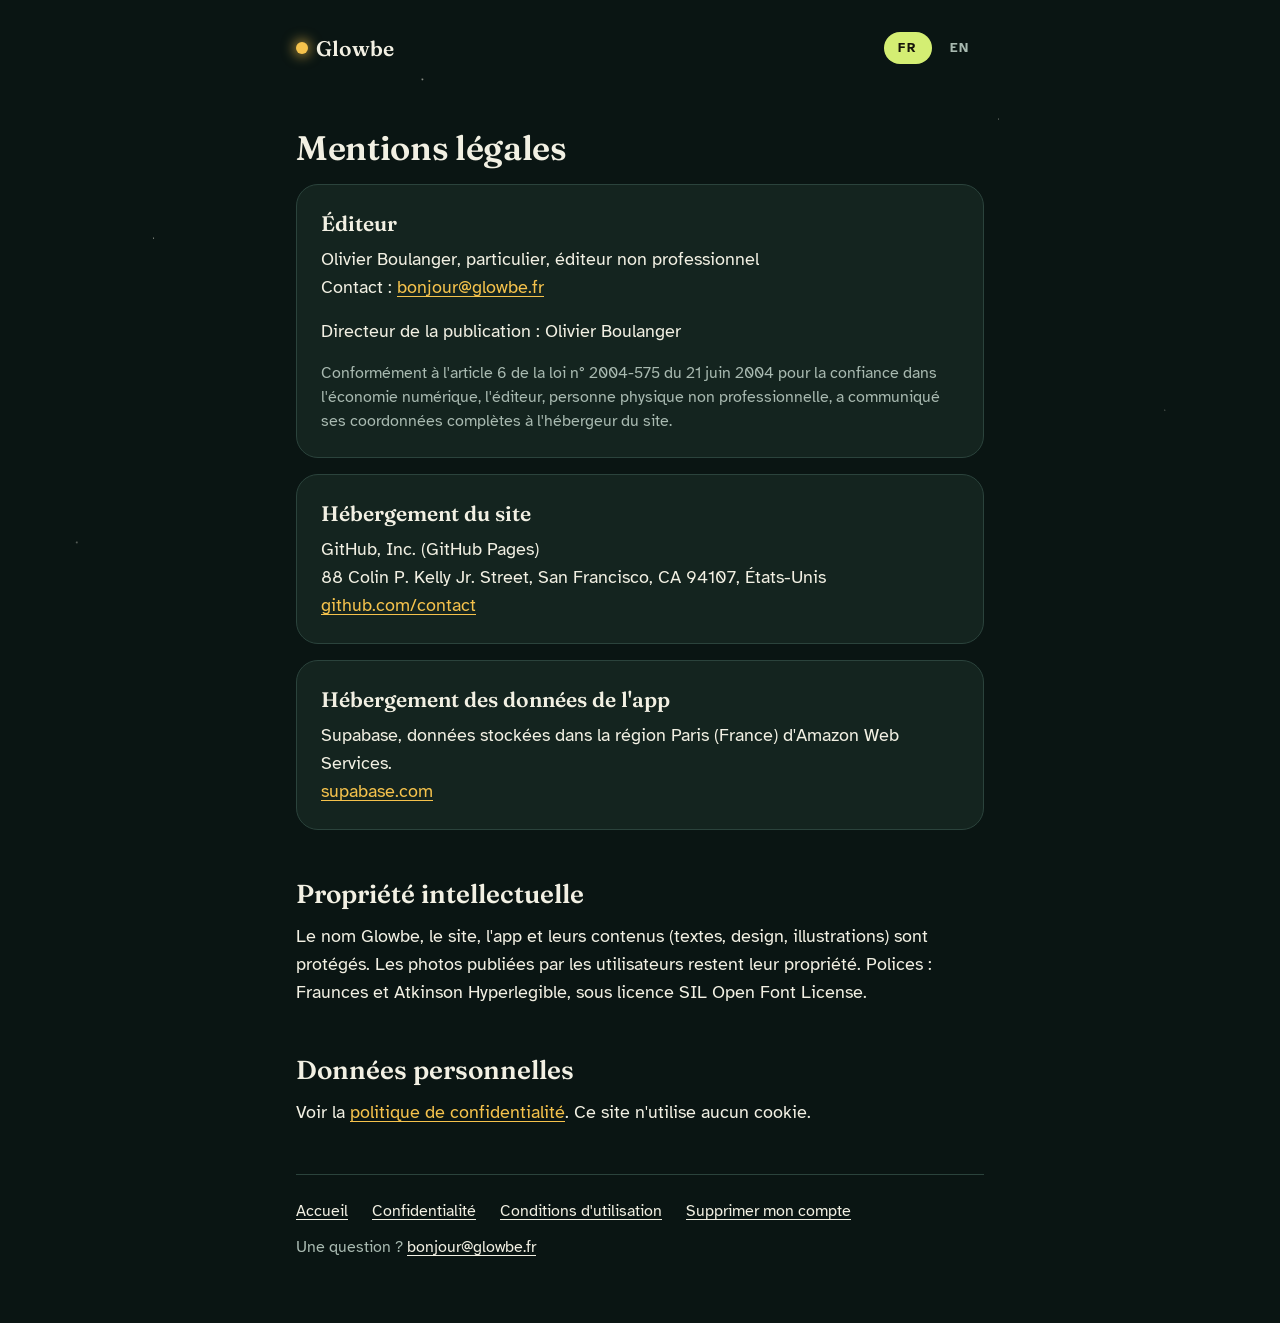
<file: mentions-legales/index.html>
<!doctype html>
<html lang="fr">
<head>
  <meta charset="utf-8">
  <meta name="viewport" content="width=device-width, initial-scale=1">
  <title>Mentions légales – Glowbe</title>
  <meta name="description" content="Éditeur et hébergeur du site glowbe.fr et de l'app Glowbe.">
  <link rel="icon" href="data:image/svg+xml,%3Csvg xmlns='http://www.w3.org/2000/svg' viewBox='0 0 32 32'%3E%3Crect width='32' height='32' rx='8' fill='%230A1513'/%3E%3Ccircle cx='16' cy='16' r='7' fill='%23F5C24C'/%3E%3C/svg%3E">
  <link rel="alternate" hreflang="fr" href="https://glowbe.fr/mentions-legales/">
  <link rel="alternate" hreflang="en" href="https://glowbe.fr/en/legal/">
  <link rel="stylesheet" href="../style.css">
</head>
<body>
  <div class="wrap">
    <header class="top">
      <a class="brand" href="../"><span class="firefly" aria-hidden="true"></span>Glowbe</a>
      <nav class="lang" aria-label="Langue"><a href="./" aria-current="true">FR</a><a href="../en/legal/" lang="en" hreflang="en">EN</a></nav>
    </header>

    <main>
      <h1>Mentions légales</h1>

      <div class="card">
        <h3>Éditeur</h3>
        <p>Olivier Boulanger, particulier, éditeur non professionnel<br>
        Contact&nbsp;: <a href="mailto:bonjour@glowbe.fr">bonjour@glowbe.fr</a></p>
        <p>Directeur de la publication&nbsp;: Olivier Boulanger</p>
        <p class="muted small">Conformément à l'article 6 de la loi n°&nbsp;2004-575 du 21 juin 2004 pour la confiance dans l'économie numérique, l'éditeur, personne physique non professionnelle, a communiqué ses coordonnées complètes à l'hébergeur du site.</p>
      </div>

      <div class="card">
        <h3>Hébergement du site</h3>
        <p>GitHub, Inc. (GitHub Pages)<br>
        88 Colin P. Kelly Jr. Street, San Francisco, CA 94107, États-Unis<br>
        <a href="https://github.com/contact">github.com/contact</a></p>
      </div>

      <div class="card">
        <h3>Hébergement des données de l'app</h3>
        <p>Supabase, données stockées dans la région Paris (France) d'Amazon Web Services.<br>
        <a href="https://supabase.com">supabase.com</a></p>
      </div>

      <h2>Propriété intellectuelle</h2>
      <p>Le nom Glowbe, le site, l'app et leurs contenus (textes, design, illustrations) sont protégés. Les photos publiées par les utilisateurs restent leur propriété. Polices&nbsp;: Fraunces et Atkinson Hyperlegible, sous licence SIL Open Font License.</p>

      <h2>Données personnelles</h2>
      <p>Voir la <a href="../confidentialite/">politique de confidentialité</a>. Ce site n'utilise aucun cookie.</p>
    </main>

    <footer class="foot">
      <nav aria-label="Informations">
        <a href="../">Accueil</a>
        <a href="../confidentialite/">Confidentialité</a>
        <a href="../conditions/">Conditions d'utilisation</a>
        <a href="../supprimer-mon-compte/">Supprimer mon compte</a>
      </nav>
      <p>Une question&nbsp;? <a href="mailto:bonjour@glowbe.fr">bonjour@glowbe.fr</a></p>
    </footer>
  </div>
</body>
</html>
</file>
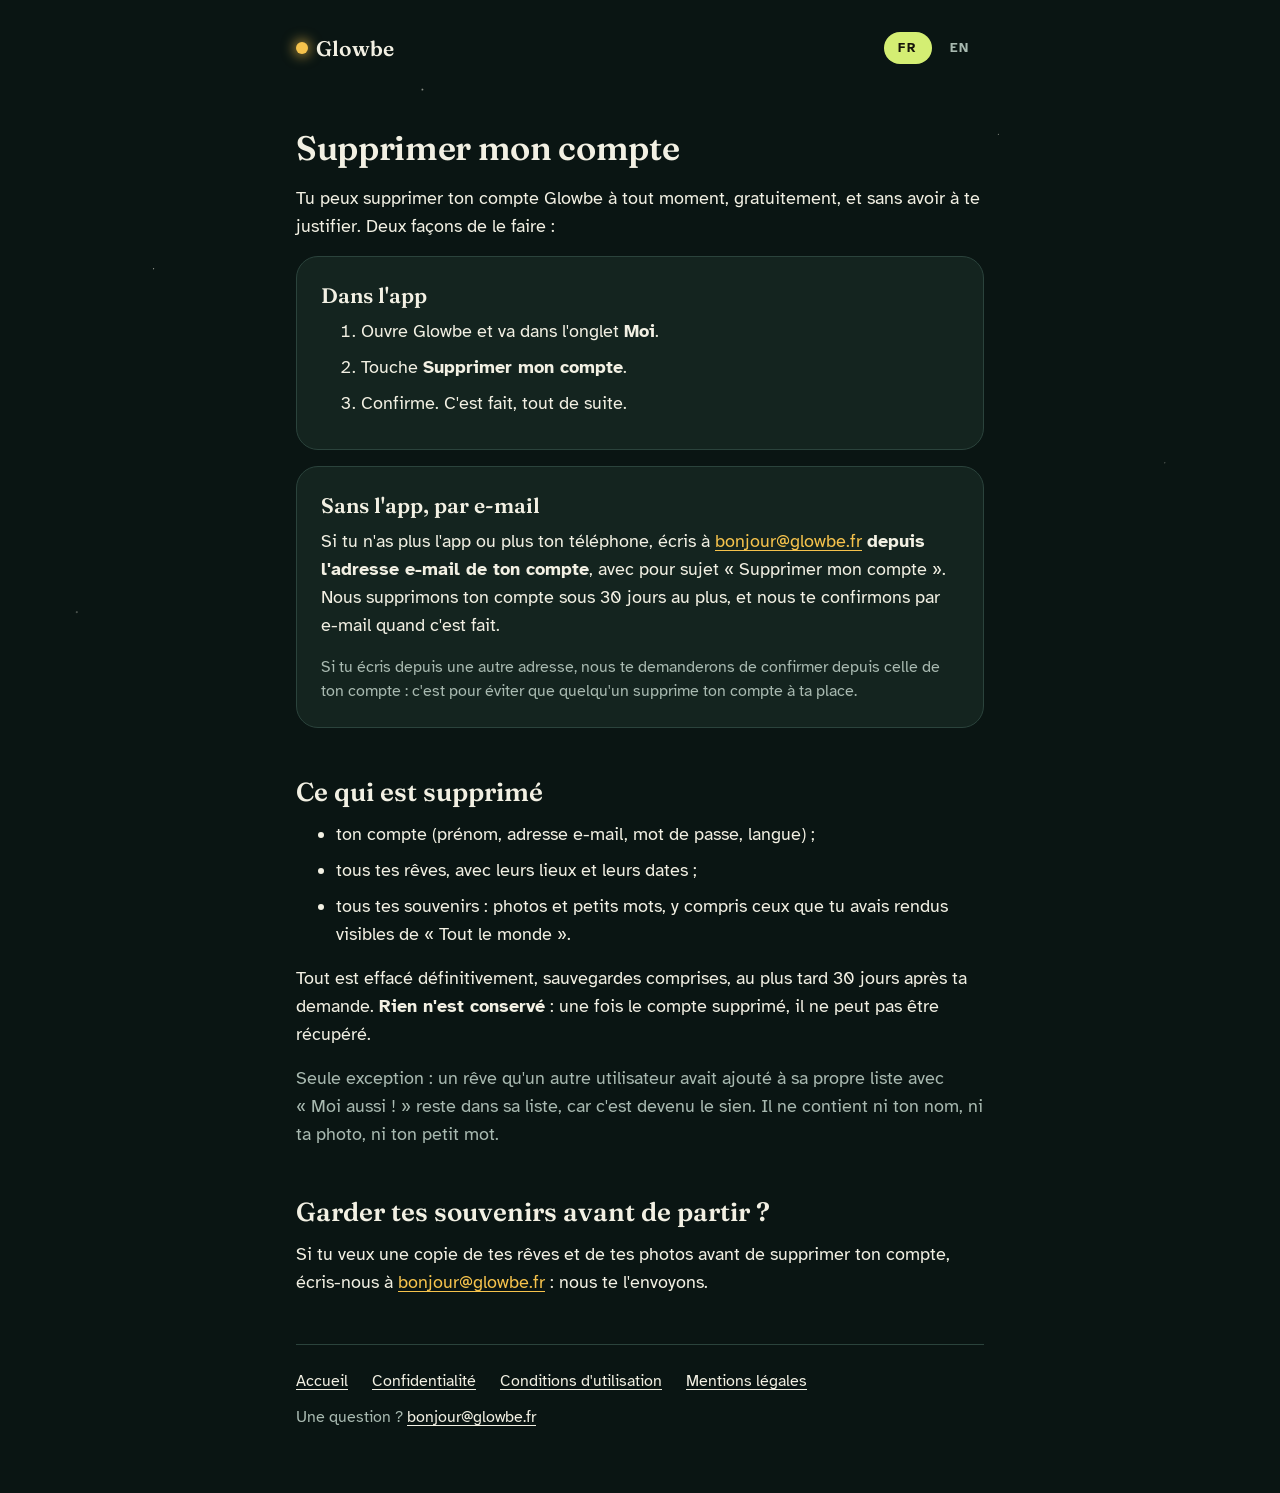
<file: supprimer-mon-compte/index.html>
<!doctype html>
<html lang="fr">
<head>
  <meta charset="utf-8">
  <meta name="viewport" content="width=device-width, initial-scale=1">
  <title>Supprimer mon compte – Glowbe</title>
  <meta name="description" content="Comment supprimer ton compte Glowbe et toutes tes données.">
  <link rel="icon" href="data:image/svg+xml,%3Csvg xmlns='http://www.w3.org/2000/svg' viewBox='0 0 32 32'%3E%3Crect width='32' height='32' rx='8' fill='%230A1513'/%3E%3Ccircle cx='16' cy='16' r='7' fill='%23F5C24C'/%3E%3C/svg%3E">
  <link rel="alternate" hreflang="fr" href="https://glowbe.fr/supprimer-mon-compte/">
  <link rel="alternate" hreflang="en" href="https://glowbe.fr/en/delete-account/">
  <link rel="stylesheet" href="../style.css">
</head>
<body>
  <div class="wrap">
    <header class="top">
      <a class="brand" href="../"><span class="firefly" aria-hidden="true"></span>Glowbe</a>
      <nav class="lang" aria-label="Langue"><a href="./" aria-current="true">FR</a><a href="../en/delete-account/" lang="en" hreflang="en">EN</a></nav>
    </header>

    <main>
      <h1>Supprimer mon compte</h1>
      <p>Tu peux supprimer ton compte Glowbe à tout moment, gratuitement, et sans avoir à te justifier. Deux façons de le faire&nbsp;:</p>

      <div class="card">
        <h3>Dans l'app</h3>
        <ol>
          <li>Ouvre Glowbe et va dans l'onglet <strong>Moi</strong>.</li>
          <li>Touche <strong>Supprimer mon compte</strong>.</li>
          <li>Confirme. C'est fait, tout de suite.</li>
        </ol>
      </div>

      <div class="card">
        <h3>Sans l'app, par e-mail</h3>
        <p>Si tu n'as plus l'app ou plus ton téléphone, écris à <a href="mailto:bonjour@glowbe.fr?subject=Supprimer%20mon%20compte">bonjour@glowbe.fr</a> <strong>depuis l'adresse e-mail de ton compte</strong>, avec pour sujet «&nbsp;Supprimer mon compte&nbsp;». Nous supprimons ton compte sous 30 jours au plus, et nous te confirmons par e-mail quand c'est fait.</p>
        <p class="muted small">Si tu écris depuis une autre adresse, nous te demanderons de confirmer depuis celle de ton compte&nbsp;: c'est pour éviter que quelqu'un supprime ton compte à ta place.</p>
      </div>

      <h2>Ce qui est supprimé</h2>
      <ul>
        <li>ton compte (prénom, adresse e-mail, mot de passe, langue)&nbsp;;</li>
        <li>tous tes rêves, avec leurs lieux et leurs dates&nbsp;;</li>
        <li>tous tes souvenirs&nbsp;: photos et petits mots, y compris ceux que tu avais rendus visibles de «&nbsp;Tout le monde&nbsp;».</li>
      </ul>
      <p>Tout est effacé définitivement, sauvegardes comprises, au plus tard 30 jours après ta demande. <strong>Rien n'est conservé</strong>&nbsp;: une fois le compte supprimé, il ne peut pas être récupéré.</p>
      <p class="muted">Seule exception&nbsp;: un rêve qu'un autre utilisateur avait ajouté à sa propre liste avec «&nbsp;Moi aussi&nbsp;!&nbsp;» reste dans sa liste, car c'est devenu le sien. Il ne contient ni ton nom, ni ta photo, ni ton petit mot.</p>

      <h2>Garder tes souvenirs avant de partir&nbsp;?</h2>
      <p>Si tu veux une copie de tes rêves et de tes photos avant de supprimer ton compte, écris-nous à <a href="mailto:bonjour@glowbe.fr">bonjour@glowbe.fr</a>&nbsp;: nous te l'envoyons.</p>
    </main>

    <footer class="foot">
      <nav aria-label="Informations">
        <a href="../">Accueil</a>
        <a href="../confidentialite/">Confidentialité</a>
        <a href="../conditions/">Conditions d'utilisation</a>
        <a href="../mentions-legales/">Mentions légales</a>
      </nav>
      <p>Une question&nbsp;? <a href="mailto:bonjour@glowbe.fr">bonjour@glowbe.fr</a></p>
    </footer>
  </div>
</body>
</html>
</file>
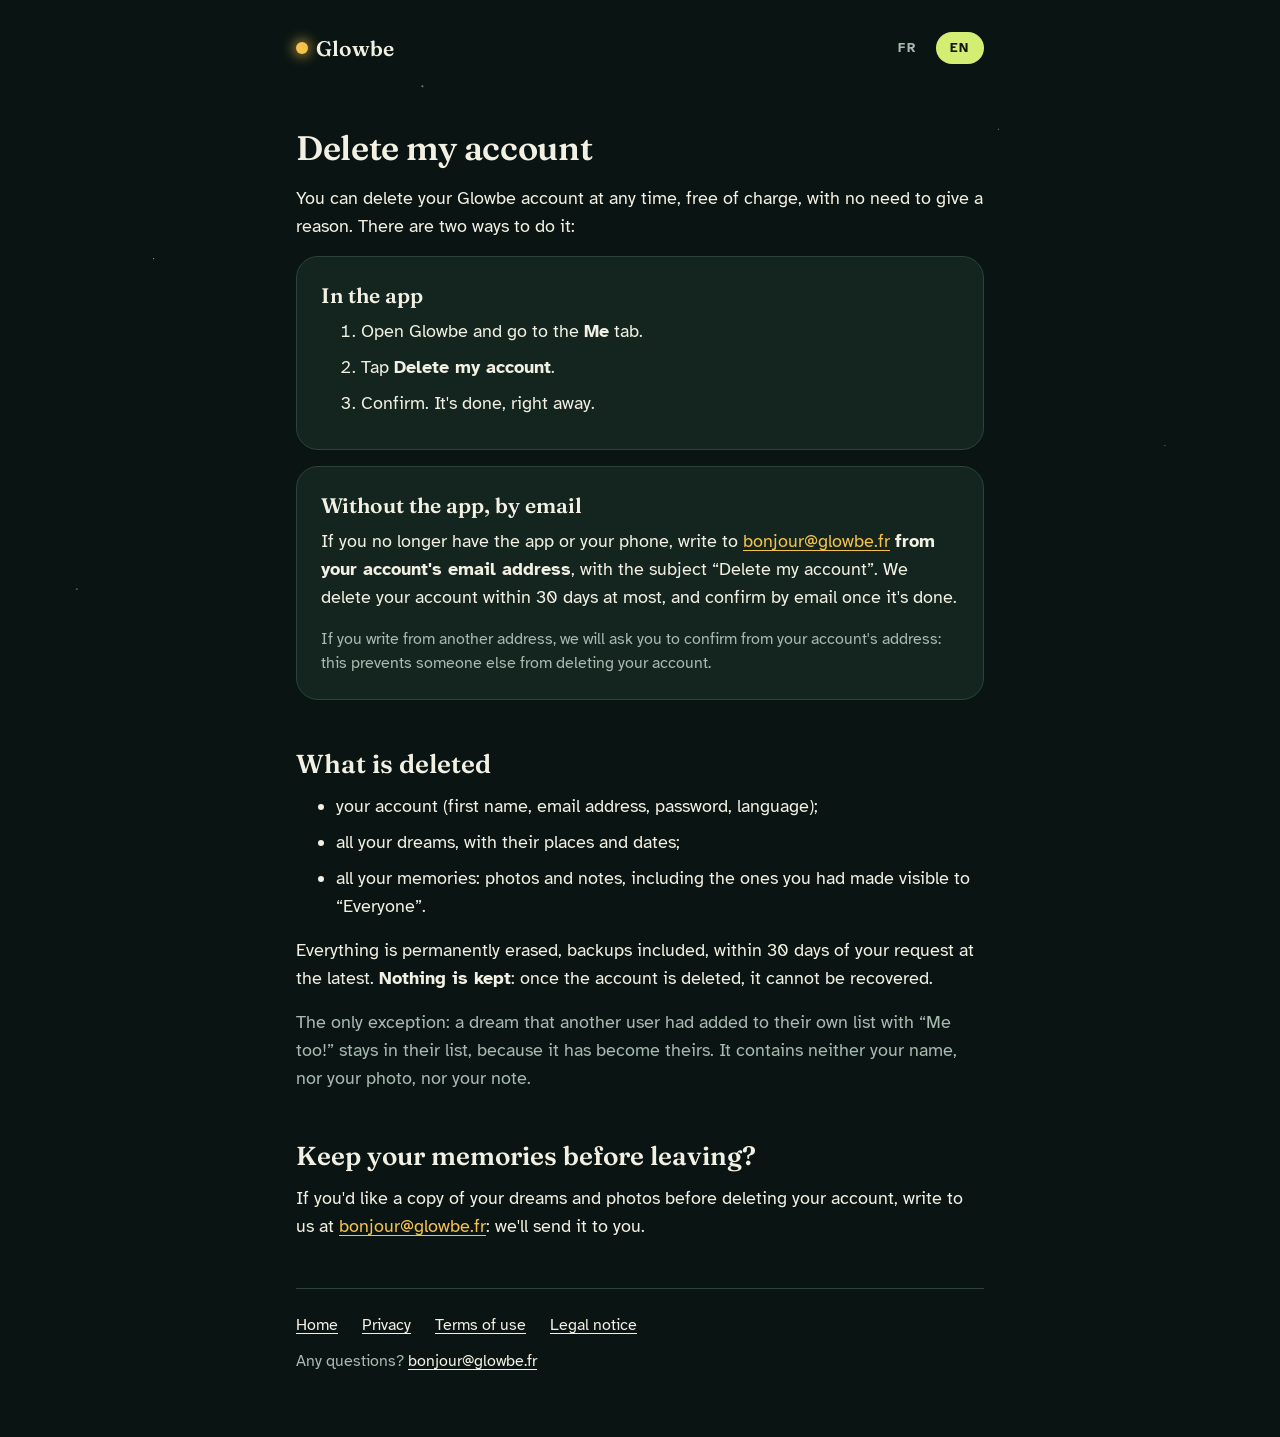
<file: en/delete-account/index.html>
<!doctype html>
<html lang="en">
<head>
  <meta charset="utf-8">
  <meta name="viewport" content="width=device-width, initial-scale=1">
  <title>Delete my account – Glowbe</title>
  <meta name="description" content="How to delete your Glowbe account and all your data.">
  <link rel="icon" href="data:image/svg+xml,%3Csvg xmlns='http://www.w3.org/2000/svg' viewBox='0 0 32 32'%3E%3Crect width='32' height='32' rx='8' fill='%230A1513'/%3E%3Ccircle cx='16' cy='16' r='7' fill='%23F5C24C'/%3E%3C/svg%3E">
  <link rel="alternate" hreflang="fr" href="https://glowbe.fr/supprimer-mon-compte/">
  <link rel="alternate" hreflang="en" href="https://glowbe.fr/en/delete-account/">
  <link rel="stylesheet" href="../../style.css">
</head>
<body>
  <div class="wrap">
    <header class="top">
      <a class="brand" href="../"><span class="firefly" aria-hidden="true"></span>Glowbe</a>
      <nav class="lang" aria-label="Language"><a href="../../supprimer-mon-compte/" lang="fr" hreflang="fr">FR</a><a href="./" aria-current="true">EN</a></nav>
    </header>

    <main>
      <h1>Delete my account</h1>
      <p>You can delete your Glowbe account at any time, free of charge, with no need to give a reason. There are two ways to do it:</p>

      <div class="card">
        <h3>In the app</h3>
        <ol>
          <li>Open Glowbe and go to the <strong>Me</strong> tab.</li>
          <li>Tap <strong>Delete my account</strong>.</li>
          <li>Confirm. It's done, right away.</li>
        </ol>
      </div>

      <div class="card">
        <h3>Without the app, by email</h3>
        <p>If you no longer have the app or your phone, write to <a href="mailto:bonjour@glowbe.fr?subject=Delete%20my%20account">bonjour@glowbe.fr</a> <strong>from your account's email address</strong>, with the subject “Delete my account”. We delete your account within 30 days at most, and confirm by email once it's done.</p>
        <p class="muted small">If you write from another address, we will ask you to confirm from your account's address: this prevents someone else from deleting your account.</p>
      </div>

      <h2>What is deleted</h2>
      <ul>
        <li>your account (first name, email address, password, language);</li>
        <li>all your dreams, with their places and dates;</li>
        <li>all your memories: photos and notes, including the ones you had made visible to “Everyone”.</li>
      </ul>
      <p>Everything is permanently erased, backups included, within 30 days of your request at the latest. <strong>Nothing is kept</strong>: once the account is deleted, it cannot be recovered.</p>
      <p class="muted">The only exception: a dream that another user had added to their own list with “Me too!” stays in their list, because it has become theirs. It contains neither your name, nor your photo, nor your note.</p>

      <h2>Keep your memories before leaving?</h2>
      <p>If you'd like a copy of your dreams and photos before deleting your account, write to us at <a href="mailto:bonjour@glowbe.fr">bonjour@glowbe.fr</a>: we'll send it to you.</p>
    </main>

    <footer class="foot">
      <nav aria-label="Information">
        <a href="../">Home</a>
        <a href="../privacy/">Privacy</a>
        <a href="../terms/">Terms of use</a>
        <a href="../legal/">Legal notice</a>
      </nav>
      <p>Any questions? <a href="mailto:bonjour@glowbe.fr">bonjour@glowbe.fr</a></p>
    </footer>
  </div>
</body>
</html>
</file>
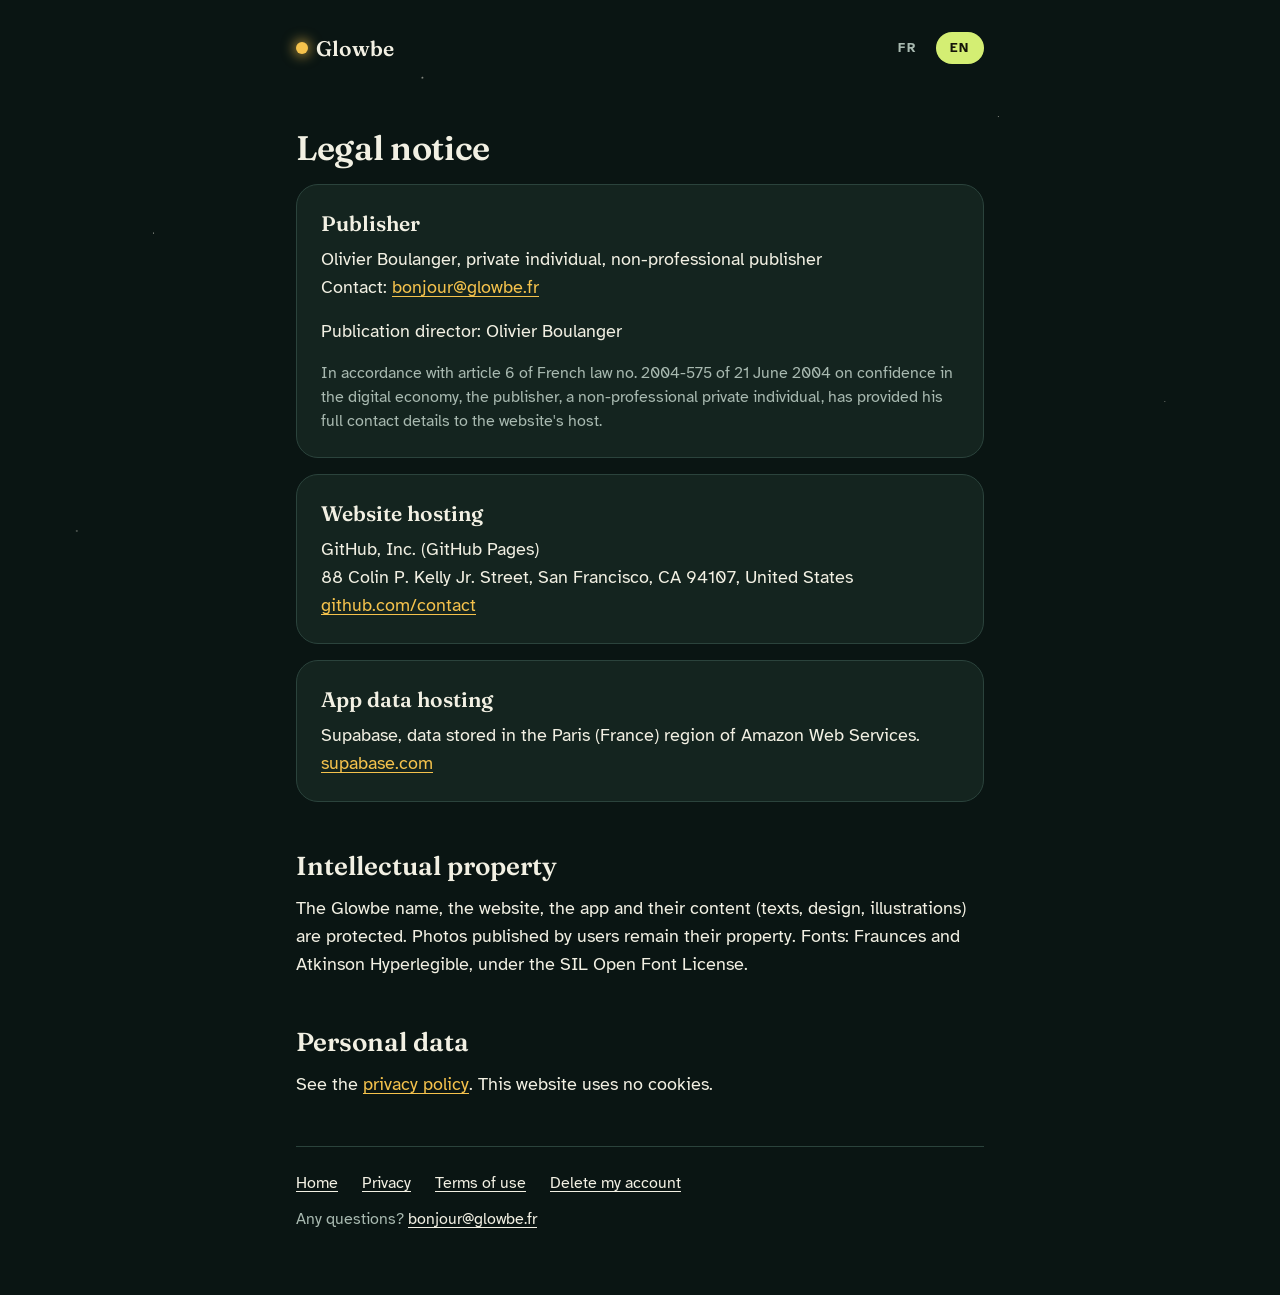
<file: en/legal/index.html>
<!doctype html>
<html lang="en">
<head>
  <meta charset="utf-8">
  <meta name="viewport" content="width=device-width, initial-scale=1">
  <title>Legal notice – Glowbe</title>
  <meta name="description" content="Publisher and host of the glowbe.fr website and the Glowbe app.">
  <link rel="icon" href="data:image/svg+xml,%3Csvg xmlns='http://www.w3.org/2000/svg' viewBox='0 0 32 32'%3E%3Crect width='32' height='32' rx='8' fill='%230A1513'/%3E%3Ccircle cx='16' cy='16' r='7' fill='%23F5C24C'/%3E%3C/svg%3E">
  <link rel="alternate" hreflang="fr" href="https://glowbe.fr/mentions-legales/">
  <link rel="alternate" hreflang="en" href="https://glowbe.fr/en/legal/">
  <link rel="stylesheet" href="../../style.css">
</head>
<body>
  <div class="wrap">
    <header class="top">
      <a class="brand" href="../"><span class="firefly" aria-hidden="true"></span>Glowbe</a>
      <nav class="lang" aria-label="Language"><a href="../../mentions-legales/" lang="fr" hreflang="fr">FR</a><a href="./" aria-current="true">EN</a></nav>
    </header>

    <main>
      <h1>Legal notice</h1>

      <div class="card">
        <h3>Publisher</h3>
        <p>Olivier Boulanger, private individual, non-professional publisher<br>
        Contact: <a href="mailto:bonjour@glowbe.fr">bonjour@glowbe.fr</a></p>
        <p>Publication director: Olivier Boulanger</p>
        <p class="muted small">In accordance with article 6 of French law no. 2004-575 of 21 June 2004 on confidence in the digital economy, the publisher, a non-professional private individual, has provided his full contact details to the website's host.</p>
      </div>

      <div class="card">
        <h3>Website hosting</h3>
        <p>GitHub, Inc. (GitHub Pages)<br>
        88 Colin P. Kelly Jr. Street, San Francisco, CA 94107, United States<br>
        <a href="https://github.com/contact">github.com/contact</a></p>
      </div>

      <div class="card">
        <h3>App data hosting</h3>
        <p>Supabase, data stored in the Paris (France) region of Amazon Web Services.<br>
        <a href="https://supabase.com">supabase.com</a></p>
      </div>

      <h2>Intellectual property</h2>
      <p>The Glowbe name, the website, the app and their content (texts, design, illustrations) are protected. Photos published by users remain their property. Fonts: Fraunces and Atkinson Hyperlegible, under the SIL Open Font License.</p>

      <h2>Personal data</h2>
      <p>See the <a href="../privacy/">privacy policy</a>. This website uses no cookies.</p>
    </main>

    <footer class="foot">
      <nav aria-label="Information">
        <a href="../">Home</a>
        <a href="../privacy/">Privacy</a>
        <a href="../terms/">Terms of use</a>
        <a href="../delete-account/">Delete my account</a>
      </nav>
      <p>Any questions? <a href="mailto:bonjour@glowbe.fr">bonjour@glowbe.fr</a></p>
    </footer>
  </div>
</body>
</html>
</file>
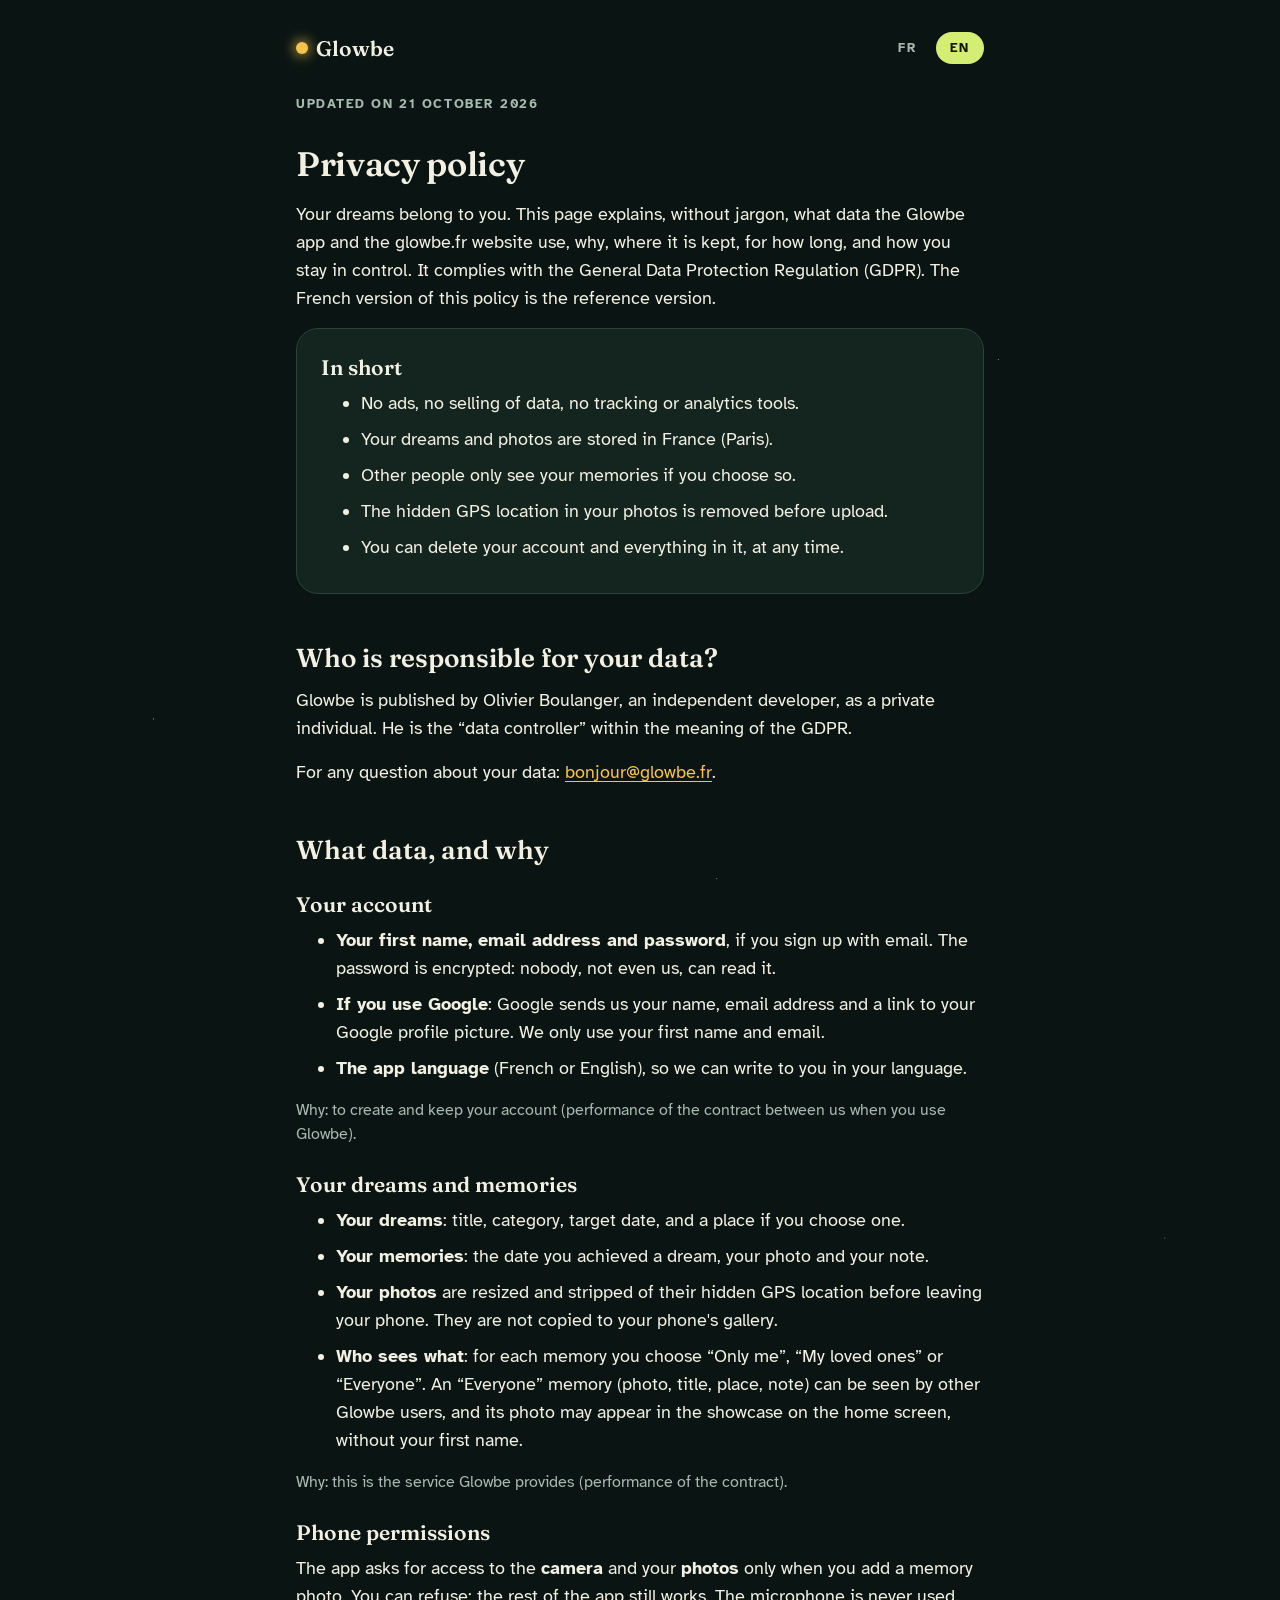
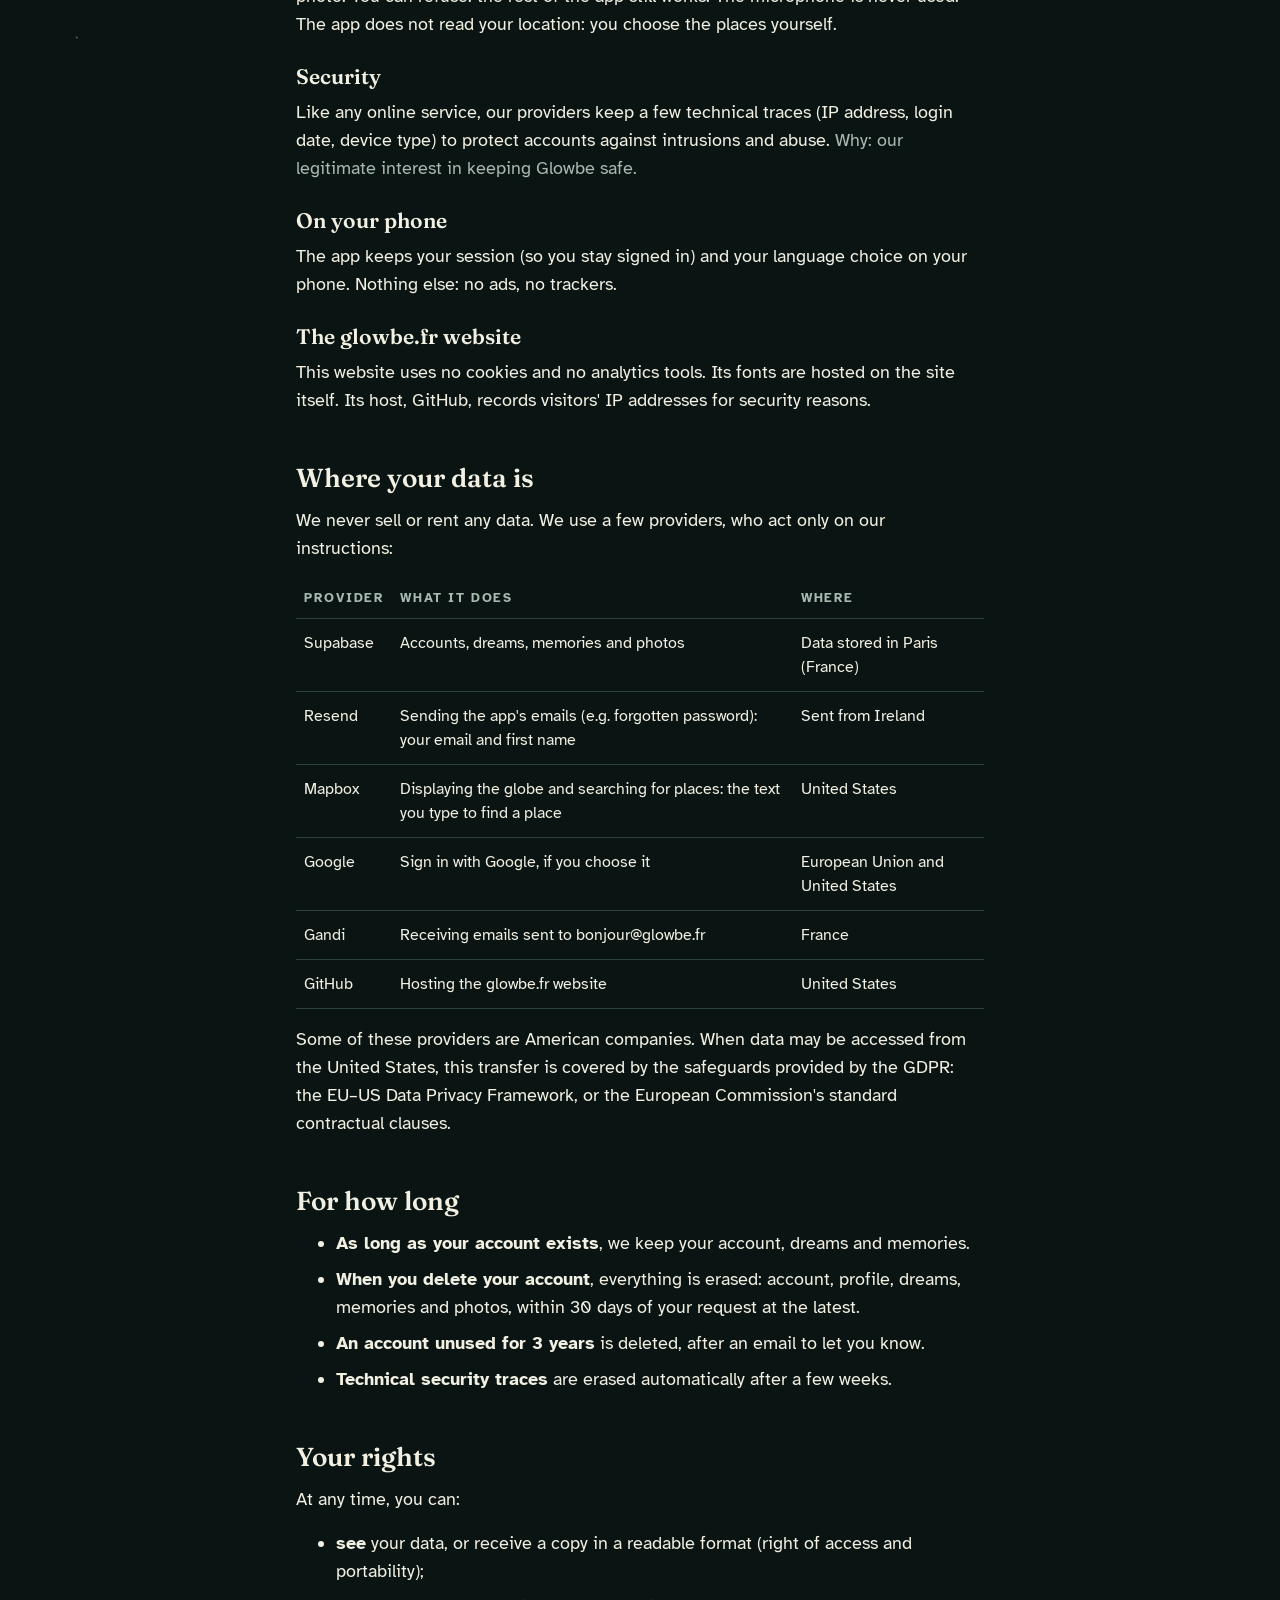
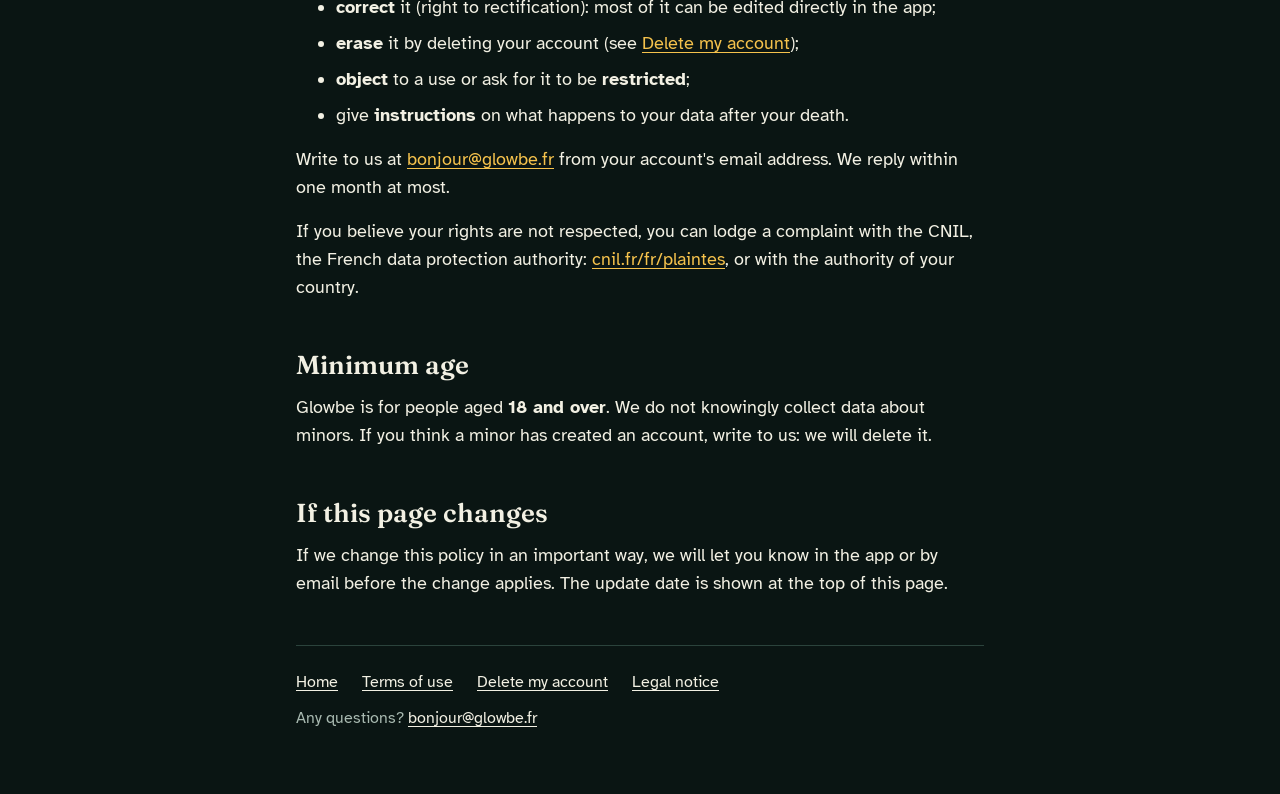
<file: en/privacy/index.html>
<!doctype html>
<html lang="en">
<head>
  <meta charset="utf-8">
  <meta name="viewport" content="width=device-width, initial-scale=1">
  <title>Privacy policy – Glowbe</title>
  <meta name="description" content="What data Glowbe keeps, why, where, for how long, and how to exercise your rights.">
  <link rel="icon" href="data:image/svg+xml,%3Csvg xmlns='http://www.w3.org/2000/svg' viewBox='0 0 32 32'%3E%3Crect width='32' height='32' rx='8' fill='%230A1513'/%3E%3Ccircle cx='16' cy='16' r='7' fill='%23F5C24C'/%3E%3C/svg%3E">
  <link rel="alternate" hreflang="fr" href="https://glowbe.fr/confidentialite/">
  <link rel="alternate" hreflang="en" href="https://glowbe.fr/en/privacy/">
  <link rel="stylesheet" href="../../style.css">
</head>
<body>
  <div class="wrap">
    <header class="top">
      <a class="brand" href="../"><span class="firefly" aria-hidden="true"></span>Glowbe</a>
      <nav class="lang" aria-label="Language"><a href="../../confidentialite/" lang="fr" hreflang="fr">FR</a><a href="./" aria-current="true">EN</a></nav>
    </header>

    <main>
      <p class="label">Updated on 21 October 2026</p>
      <h1>Privacy policy</h1>
      <p>Your dreams belong to you. This page explains, without jargon, what data the Glowbe app and the glowbe.fr website use, why, where it is kept, for how long, and how you stay in control. It complies with the General Data Protection Regulation (GDPR). The French version of this policy is the reference version.</p>

      <div class="card">
        <h3>In short</h3>
        <ul>
          <li>No ads, no selling of data, no tracking or analytics tools.</li>
          <li>Your dreams and photos are stored in France (Paris).</li>
          <li>Other people only see your memories if you choose so.</li>
          <li>The hidden GPS location in your photos is removed before upload.</li>
          <li>You can delete your account and everything in it, at any time.</li>
        </ul>
      </div>

      <h2>Who is responsible for your data?</h2>
      <p>Glowbe is published by Olivier Boulanger, an independent developer, as a private individual. He is the “data controller” within the meaning of the GDPR.</p>
      <p>For any question about your data: <a href="mailto:bonjour@glowbe.fr">bonjour@glowbe.fr</a>.</p>

      <h2>What data, and why</h2>

      <h3>Your account</h3>
      <ul>
        <li><strong>Your first name, email address and password</strong>, if you sign up with email. The password is encrypted: nobody, not even us, can read it.</li>
        <li><strong>If you use Google</strong>: Google sends us your name, email address and a link to your Google profile picture. We only use your first name and email.</li>
        <li><strong>The app language</strong> (French or English), so we can write to you in your language.</li>
      </ul>
      <p class="muted small">Why: to create and keep your account (performance of the contract between us when you use Glowbe).</p>

      <h3>Your dreams and memories</h3>
      <ul>
        <li><strong>Your dreams</strong>: title, category, target date, and a place if you choose one.</li>
        <li><strong>Your memories</strong>: the date you achieved a dream, your photo and your note.</li>
        <li><strong>Your photos</strong> are resized and stripped of their hidden GPS location before leaving your phone. They are not copied to your phone's gallery.</li>
        <li><strong>Who sees what</strong>: for each memory you choose “Only me”, “My loved ones” or “Everyone”. An “Everyone” memory (photo, title, place, note) can be seen by other Glowbe users, and its photo may appear in the showcase on the home screen, without your first name.</li>
      </ul>
      <p class="muted small">Why: this is the service Glowbe provides (performance of the contract).</p>

      <h3>Phone permissions</h3>
      <p>The app asks for access to the <strong>camera</strong> and your <strong>photos</strong> only when you add a memory photo. You can refuse: the rest of the app still works. The microphone is never used. The app does not read your location: you choose the places yourself.</p>

      <h3>Security</h3>
      <p>Like any online service, our providers keep a few technical traces (IP address, login date, device type) to protect accounts against intrusions and abuse. <span class="muted">Why: our legitimate interest in keeping Glowbe safe.</span></p>

      <h3>On your phone</h3>
      <p>The app keeps your session (so you stay signed in) and your language choice on your phone. Nothing else: no ads, no trackers.</p>

      <h3>The glowbe.fr website</h3>
      <p>This website uses no cookies and no analytics tools. Its fonts are hosted on the site itself. Its host, GitHub, records visitors' IP addresses for security reasons.</p>

      <h2>Where your data is</h2>
      <p>We never sell or rent any data. We use a few providers, who act only on our instructions:</p>
      <table class="table">
        <thead><tr><th>Provider</th><th>What it does</th><th>Where</th></tr></thead>
        <tbody>
          <tr><td>Supabase</td><td>Accounts, dreams, memories and photos</td><td>Data stored in Paris (France)</td></tr>
          <tr><td>Resend</td><td>Sending the app's emails (e.g. forgotten password): your email and first name</td><td>Sent from Ireland</td></tr>
          <tr><td>Mapbox</td><td>Displaying the globe and searching for places: the text you type to find a place</td><td>United States</td></tr>
          <tr><td>Google</td><td>Sign in with Google, if you choose it</td><td>European Union and United States</td></tr>
          <tr><td>Gandi</td><td>Receiving emails sent to bonjour@glowbe.fr</td><td>France</td></tr>
          <tr><td>GitHub</td><td>Hosting the glowbe.fr website</td><td>United States</td></tr>
        </tbody>
      </table>
      <p>Some of these providers are American companies. When data may be accessed from the United States, this transfer is covered by the safeguards provided by the GDPR: the EU–US Data Privacy Framework, or the European Commission's standard contractual clauses.</p>

      <h2>For how long</h2>
      <ul>
        <li><strong>As long as your account exists</strong>, we keep your account, dreams and memories.</li>
        <li><strong>When you delete your account</strong>, everything is erased: account, profile, dreams, memories and photos, within 30 days of your request at the latest.</li>
        <li><strong>An account unused for 3 years</strong> is deleted, after an email to let you know.</li>
        <li><strong>Technical security traces</strong> are erased automatically after a few weeks.</li>
      </ul>

      <h2>Your rights</h2>
      <p>At any time, you can:</p>
      <ul>
        <li><strong>see</strong> your data, or receive a copy in a readable format (right of access and portability);</li>
        <li><strong>correct</strong> it (right to rectification): most of it can be edited directly in the app;</li>
        <li><strong>erase</strong> it by deleting your account (see <a href="../delete-account/">Delete my account</a>);</li>
        <li><strong>object</strong> to a use or ask for it to be <strong>restricted</strong>;</li>
        <li>give <strong>instructions</strong> on what happens to your data after your death.</li>
      </ul>
      <p>Write to us at <a href="mailto:bonjour@glowbe.fr">bonjour@glowbe.fr</a> from your account's email address. We reply within one month at most.</p>
      <p>If you believe your rights are not respected, you can lodge a complaint with the CNIL, the French data protection authority: <a href="https://www.cnil.fr/fr/plaintes">cnil.fr/fr/plaintes</a>, or with the authority of your country.</p>

      <h2>Minimum age</h2>
      <p>Glowbe is for people aged <strong>18 and over</strong>. We do not knowingly collect data about minors. If you think a minor has created an account, write to us: we will delete it.</p>

      <h2>If this page changes</h2>
      <p>If we change this policy in an important way, we will let you know in the app or by email before the change applies. The update date is shown at the top of this page.</p>
    </main>

    <footer class="foot">
      <nav aria-label="Information">
        <a href="../">Home</a>
        <a href="../terms/">Terms of use</a>
        <a href="../delete-account/">Delete my account</a>
        <a href="../legal/">Legal notice</a>
      </nav>
      <p>Any questions? <a href="mailto:bonjour@glowbe.fr">bonjour@glowbe.fr</a></p>
    </footer>
  </div>
</body>
</html>
</file>
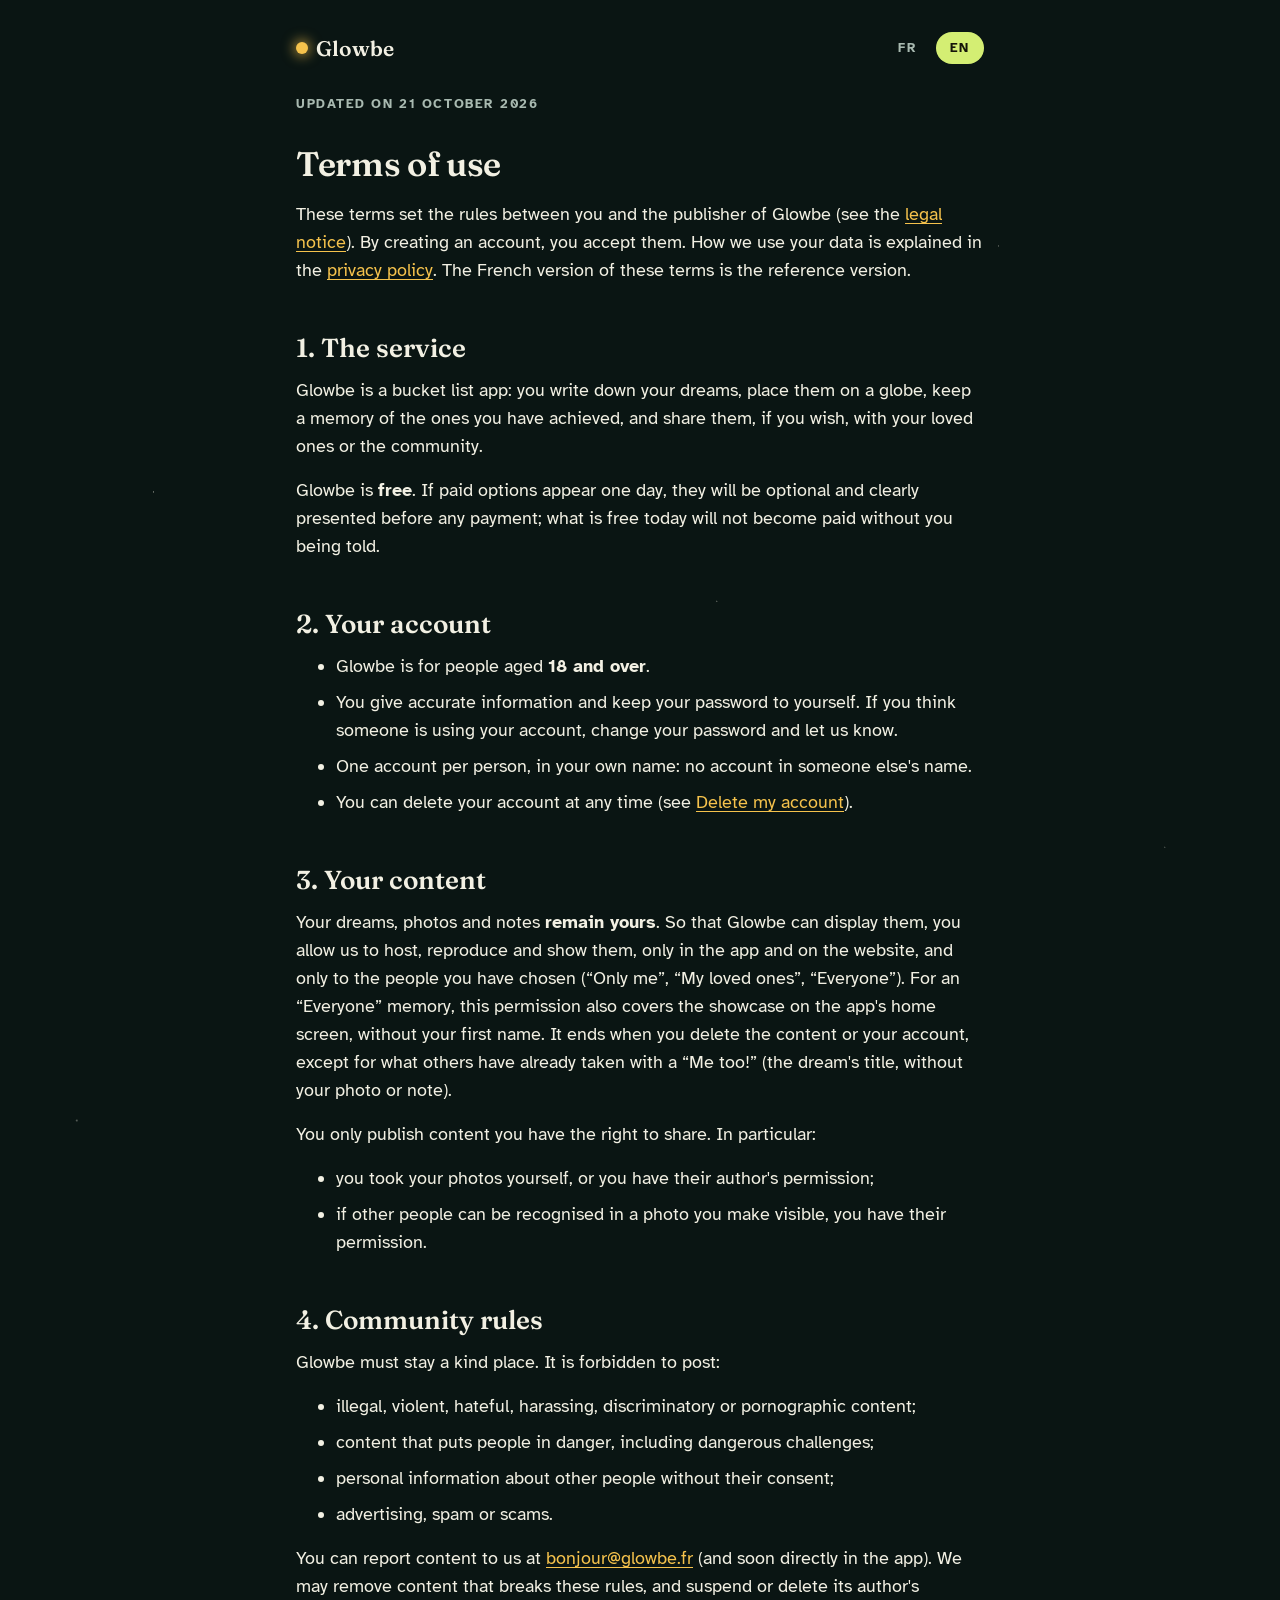
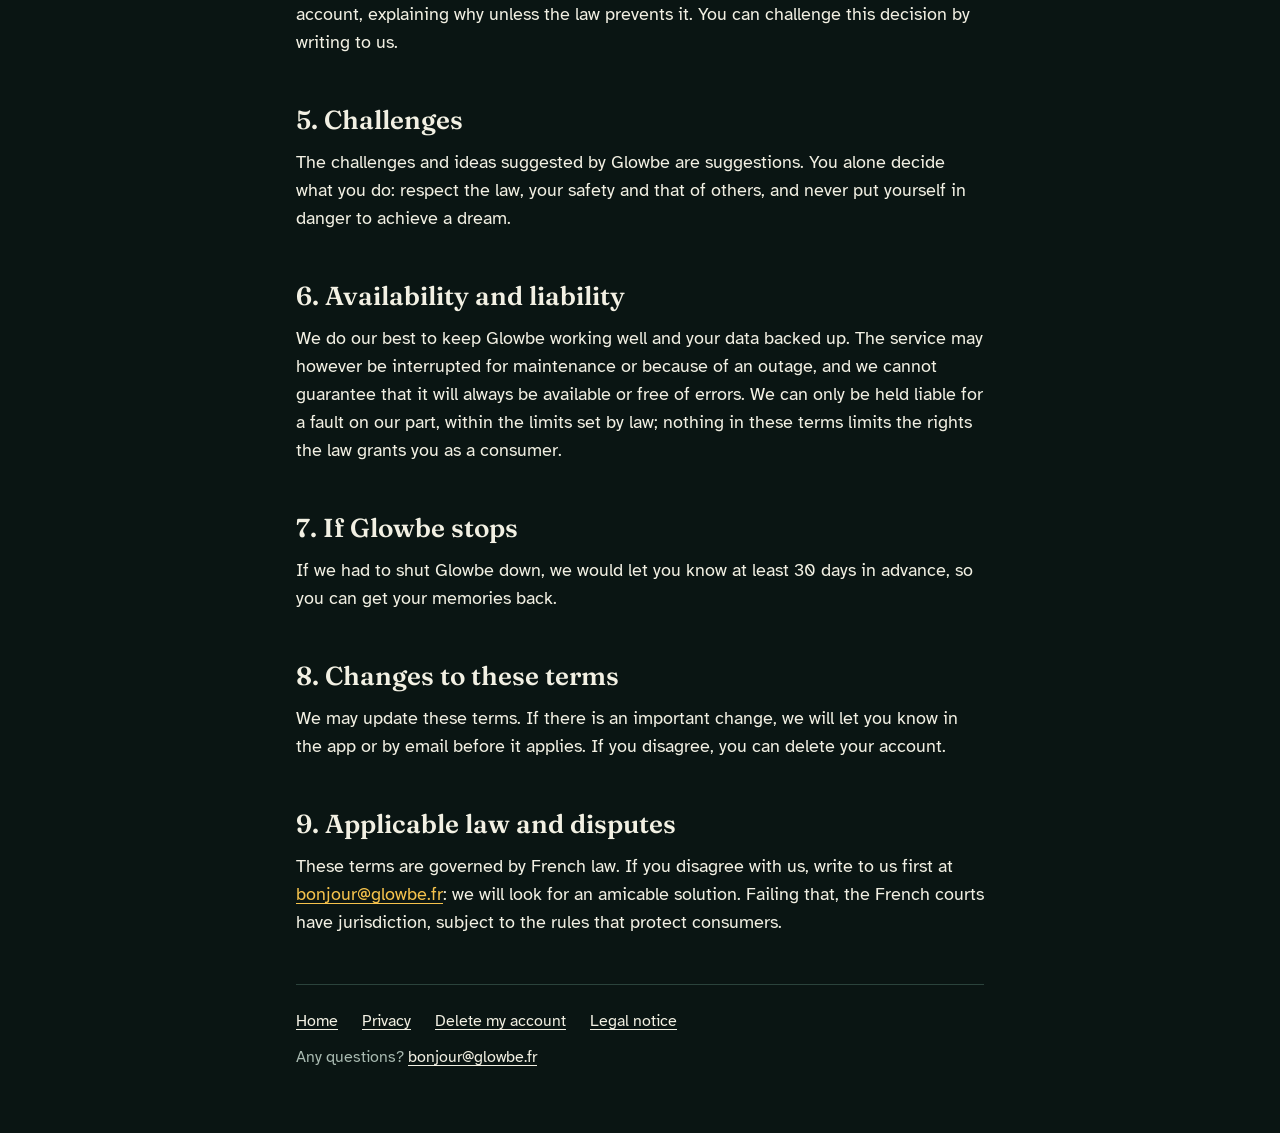
<file: en/terms/index.html>
<!doctype html>
<html lang="en">
<head>
  <meta charset="utf-8">
  <meta name="viewport" content="width=device-width, initial-scale=1">
  <title>Terms of use – Glowbe</title>
  <meta name="description" content="The rules for using the Glowbe app.">
  <link rel="icon" href="data:image/svg+xml,%3Csvg xmlns='http://www.w3.org/2000/svg' viewBox='0 0 32 32'%3E%3Crect width='32' height='32' rx='8' fill='%230A1513'/%3E%3Ccircle cx='16' cy='16' r='7' fill='%23F5C24C'/%3E%3C/svg%3E">
  <link rel="alternate" hreflang="fr" href="https://glowbe.fr/conditions/">
  <link rel="alternate" hreflang="en" href="https://glowbe.fr/en/terms/">
  <link rel="stylesheet" href="../../style.css">
</head>
<body>
  <div class="wrap">
    <header class="top">
      <a class="brand" href="../"><span class="firefly" aria-hidden="true"></span>Glowbe</a>
      <nav class="lang" aria-label="Language"><a href="../../conditions/" lang="fr" hreflang="fr">FR</a><a href="./" aria-current="true">EN</a></nav>
    </header>

    <main>
      <p class="label">Updated on 21 October 2026</p>
      <h1>Terms of use</h1>
      <p>These terms set the rules between you and the publisher of Glowbe (see the <a href="../legal/">legal notice</a>). By creating an account, you accept them. How we use your data is explained in the <a href="../privacy/">privacy policy</a>. The French version of these terms is the reference version.</p>

      <h2>1. The service</h2>
      <p>Glowbe is a bucket list app: you write down your dreams, place them on a globe, keep a memory of the ones you have achieved, and share them, if you wish, with your loved ones or the community.</p>
      <p>Glowbe is <strong>free</strong>. If paid options appear one day, they will be optional and clearly presented before any payment; what is free today will not become paid without you being told.</p>

      <h2>2. Your account</h2>
      <ul>
        <li>Glowbe is for people aged <strong>18 and over</strong>.</li>
        <li>You give accurate information and keep your password to yourself. If you think someone is using your account, change your password and let us know.</li>
        <li>One account per person, in your own name: no account in someone else's name.</li>
        <li>You can delete your account at any time (see <a href="../delete-account/">Delete my account</a>).</li>
      </ul>

      <h2>3. Your content</h2>
      <p>Your dreams, photos and notes <strong>remain yours</strong>. So that Glowbe can display them, you allow us to host, reproduce and show them, only in the app and on the website, and only to the people you have chosen (“Only me”, “My loved ones”, “Everyone”). For an “Everyone” memory, this permission also covers the showcase on the app's home screen, without your first name. It ends when you delete the content or your account, except for what others have already taken with a “Me too!” (the dream's title, without your photo or note).</p>
      <p>You only publish content you have the right to share. In particular:</p>
      <ul>
        <li>you took your photos yourself, or you have their author's permission;</li>
        <li>if other people can be recognised in a photo you make visible, you have their permission.</li>
      </ul>

      <h2>4. Community rules</h2>
      <p>Glowbe must stay a kind place. It is forbidden to post:</p>
      <ul>
        <li>illegal, violent, hateful, harassing, discriminatory or pornographic content;</li>
        <li>content that puts people in danger, including dangerous challenges;</li>
        <li>personal information about other people without their consent;</li>
        <li>advertising, spam or scams.</li>
      </ul>
      <p>You can report content to us at <a href="mailto:bonjour@glowbe.fr">bonjour@glowbe.fr</a> (and soon directly in the app). We may remove content that breaks these rules, and suspend or delete its author's account, explaining why unless the law prevents it. You can challenge this decision by writing to us.</p>

      <h2>5. Challenges</h2>
      <p>The challenges and ideas suggested by Glowbe are suggestions. You alone decide what you do: respect the law, your safety and that of others, and never put yourself in danger to achieve a dream.</p>

      <h2>6. Availability and liability</h2>
      <p>We do our best to keep Glowbe working well and your data backed up. The service may however be interrupted for maintenance or because of an outage, and we cannot guarantee that it will always be available or free of errors. We can only be held liable for a fault on our part, within the limits set by law; nothing in these terms limits the rights the law grants you as a consumer.</p>

      <h2>7. If Glowbe stops</h2>
      <p>If we had to shut Glowbe down, we would let you know at least 30 days in advance, so you can get your memories back.</p>

      <h2>8. Changes to these terms</h2>
      <p>We may update these terms. If there is an important change, we will let you know in the app or by email before it applies. If you disagree, you can delete your account.</p>

      <h2>9. Applicable law and disputes</h2>
      <p>These terms are governed by French law. If you disagree with us, write to us first at <a href="mailto:bonjour@glowbe.fr">bonjour@glowbe.fr</a>: we will look for an amicable solution. Failing that, the French courts have jurisdiction, subject to the rules that protect consumers.</p>
    </main>

    <footer class="foot">
      <nav aria-label="Information">
        <a href="../">Home</a>
        <a href="../privacy/">Privacy</a>
        <a href="../delete-account/">Delete my account</a>
        <a href="../legal/">Legal notice</a>
      </nav>
      <p>Any questions? <a href="mailto:bonjour@glowbe.fr">bonjour@glowbe.fr</a></p>
    </footer>
  </div>
</body>
</html>
</file>
<file: style.css>
/* Site glowbe.fr : design system Clairière (design-system/project/tokens.json).
   Un seul thème, la nuit. Polices hébergées ici : aucune requête vers Google. */

@font-face { font-family: "Fraunces"; font-weight: 600; font-display: swap; src: url("fonts/Fraunces_600SemiBold.ttf") format("truetype"); }
@font-face { font-family: "Fraunces"; font-style: italic; font-weight: 400; font-display: swap; src: url("fonts/Fraunces_400Regular_Italic.ttf") format("truetype"); }
@font-face { font-family: "Atkinson Hyperlegible"; font-weight: 400; font-display: swap; src: url("fonts/AtkinsonHyperlegible_400Regular.ttf") format("truetype"); }
@font-face { font-family: "Atkinson Hyperlegible"; font-weight: 700; font-display: swap; src: url("fonts/AtkinsonHyperlegible_700Bold.ttf") format("truetype"); }

:root {
  color-scheme: dark;
  --bg: #0A1513;
  --bg-raised: #0F1D1A;
  --surface: #14241F;
  --surface-raised: #1C302A;
  --line: #2B433C;
  --line-strong: #4D6B61;
  --ink: #F2F0E3;
  --ink-muted: #A8B9B0;
  --firefly-todo: #D4EE73;
  --firefly-done: #F5C24C;
  --firefly-friend: #86D4E6;
  --on-glow: #16150A;
  --danger: #F2897A;

  --display: "Fraunces", Georgia, "Times New Roman", serif;
  --body: "Atkinson Hyperlegible", "Segoe UI", Roboto, system-ui, sans-serif;

  /* Espacements Clairière : 4, 8, 12, 16, 24, 32, 48 uniquement. */
  --space-1: 4px; --space-2: 8px; --space-3: 12px; --space-4: 16px;
  --space-5: 24px; --space-6: 32px; --space-7: 48px;
  --radius-md: 14px; --radius-lg: 22px; --radius-xl: 28px;
}

* { box-sizing: border-box; }

html { background: var(--bg); }

body {
  margin: 0;
  background:
    radial-gradient(1px 1px at 12% 18%, rgba(242,240,227,.7), transparent),
    radial-gradient(1px 1px at 78% 9%, rgba(242,240,227,.5), transparent),
    radial-gradient(1.5px 1.5px at 33% 6%, rgba(242,240,227,.6), transparent),
    radial-gradient(1px 1px at 91% 31%, rgba(242,240,227,.4), transparent),
    radial-gradient(1px 1px at 56% 22%, rgba(242,240,227,.5), transparent),
    radial-gradient(1.5px 1.5px at 6% 41%, rgba(242,240,227,.4), transparent),
    var(--bg);
  background-repeat: no-repeat;
  color: var(--ink);
  font: 400 18px/28px var(--body);
  -webkit-font-smoothing: antialiased;
}

a { color: var(--firefly-done); text-underline-offset: 3px; }
a:focus-visible, .button:focus-visible { outline: 3px solid var(--firefly-todo); outline-offset: 3px; border-radius: var(--radius-md); }

.wrap { max-width: 720px; margin: 0 auto; padding: 0 var(--space-4); }

/* En-tête */
.top { display: flex; align-items: center; justify-content: space-between; padding: var(--space-5) 0; }
.brand { display: inline-flex; align-items: center; gap: var(--space-2); color: var(--ink); text-decoration: none; font: 600 21px/28px var(--display); }
.firefly { width: 12px; height: 12px; border-radius: 50%; background: var(--firefly-done); box-shadow: 0 0 12px 3px rgba(245,194,76,.55); flex: none; }
.firefly.todo { background: var(--firefly-todo); box-shadow: 0 0 12px 3px rgba(212,238,115,.45); }
.firefly.friend { background: transparent; border: 2px solid var(--firefly-friend); box-shadow: 0 0 12px 2px rgba(134,212,230,.4); }

/* Titres et texte */
h1 { font: 600 34px/40px var(--display); letter-spacing: -0.01em; margin: var(--space-6) 0 var(--space-4); }
h2 { font: 600 26px/32px var(--display); margin: var(--space-7) 0 var(--space-3); }
h3 { font: 600 21px/28px var(--display); margin: var(--space-5) 0 var(--space-2); }
p, ul, ol { margin: 0 0 var(--space-4); }
li { margin-bottom: var(--space-2); }
strong { font-weight: 700; }
.muted { color: var(--ink-muted); }
.small { font-size: 16px; line-height: 24px; }
.label { font: 700 13px/16px var(--body); letter-spacing: .12em; text-transform: uppercase; color: var(--ink-muted); }

/* Cartes */
.card { background: var(--surface); border: 1px solid var(--line); border-radius: var(--radius-lg); padding: var(--space-5); margin: 0 0 var(--space-4); }
.card > :last-child { margin-bottom: 0; }
.card h3 { margin-top: 0; }

/* Tableau des services */
.table { width: 100%; border-collapse: collapse; margin: 0 0 var(--space-4); font-size: 16px; line-height: 24px; }
.table th, .table td { text-align: left; vertical-align: top; padding: var(--space-3) var(--space-2); border-bottom: 1px solid var(--line); }
.table th { font: 700 13px/16px var(--body); letter-spacing: .12em; text-transform: uppercase; color: var(--ink-muted); }

/* Bouton principal (doré) */
.button { display: inline-flex; align-items: center; justify-content: center; min-height: 56px; padding: 0 var(--space-6); border-radius: 999px; background: var(--firefly-done); color: var(--on-glow); font: 700 17px/24px var(--body); text-decoration: none; }

/* Accueil */
.hero { text-align: center; padding: var(--space-7) 0; }
.hero h1 { font-size: 40px; line-height: 44px; letter-spacing: -0.015em; margin-top: var(--space-5); }
.hero .lead { color: var(--ink-muted); max-width: 520px; margin: 0 auto var(--space-6); }
/* Tablette et téléphone : cadres sombres arrondis autour des captures, le téléphone posé
   devant à gauche. La tablette donne la hauteur, le téléphone la chevauche. */
.devices { position: relative; width: min(100%, 480px); margin: 0 auto; padding-bottom: var(--space-5); }
.device { background: var(--bg-raised); border: 1px solid var(--line-strong); box-shadow: 0 24px 48px rgba(0,0,0,.5), 0 0 48px 4px rgba(92,143,163,.18); }
.device img { display: block; width: 100%; height: auto; }
.tablet { width: 74%; margin-left: auto; padding: var(--space-3); border-radius: var(--radius-xl); }
.tablet img { border-radius: var(--radius-md); }
.phone { position: absolute; left: 0; bottom: 0; width: 34%; padding: var(--space-2); border-radius: var(--radius-lg); }
.phone img { border-radius: var(--radius-md); }
.globe .firefly { position: absolute; }
.features { display: grid; gap: var(--space-4); margin: var(--space-6) 0; }
.feature { display: flex; gap: var(--space-4); align-items: flex-start; }
.feature .firefly { margin-top: var(--space-2); }
.feature h3 { margin: 0 0 var(--space-1); }
.feature p { margin: 0; color: var(--ink-muted); }

/* Pied de page */
.foot { border-top: 1px solid var(--line); margin-top: var(--space-7); padding: var(--space-5) 0 var(--space-7); font-size: 16px; line-height: 24px; color: var(--ink-muted); }
.foot nav { display: flex; flex-wrap: wrap; gap: var(--space-2) var(--space-5); margin-bottom: var(--space-3); }
.foot a { color: var(--ink); }

@media (prefers-reduced-motion: no-preference) {
  .phone { transition: transform .6s ease; }
  .devices:hover .phone { transform: translateY(-4px); }
}

/* Choix de la langue (FR / EN), en haut à droite. */
.lang { display: flex; gap: var(--space-1); }
.lang a { display: inline-flex; align-items: center; justify-content: center; min-width: 48px; min-height: 48px; padding: 0 var(--space-2); border-radius: 999px; font: 700 13px/16px var(--body); letter-spacing: .12em; color: var(--ink-muted); text-decoration: none; }
.lang a[aria-current="true"] { color: var(--on-glow); background: var(--firefly-todo); min-height: 32px; align-self: center; }
</file>
